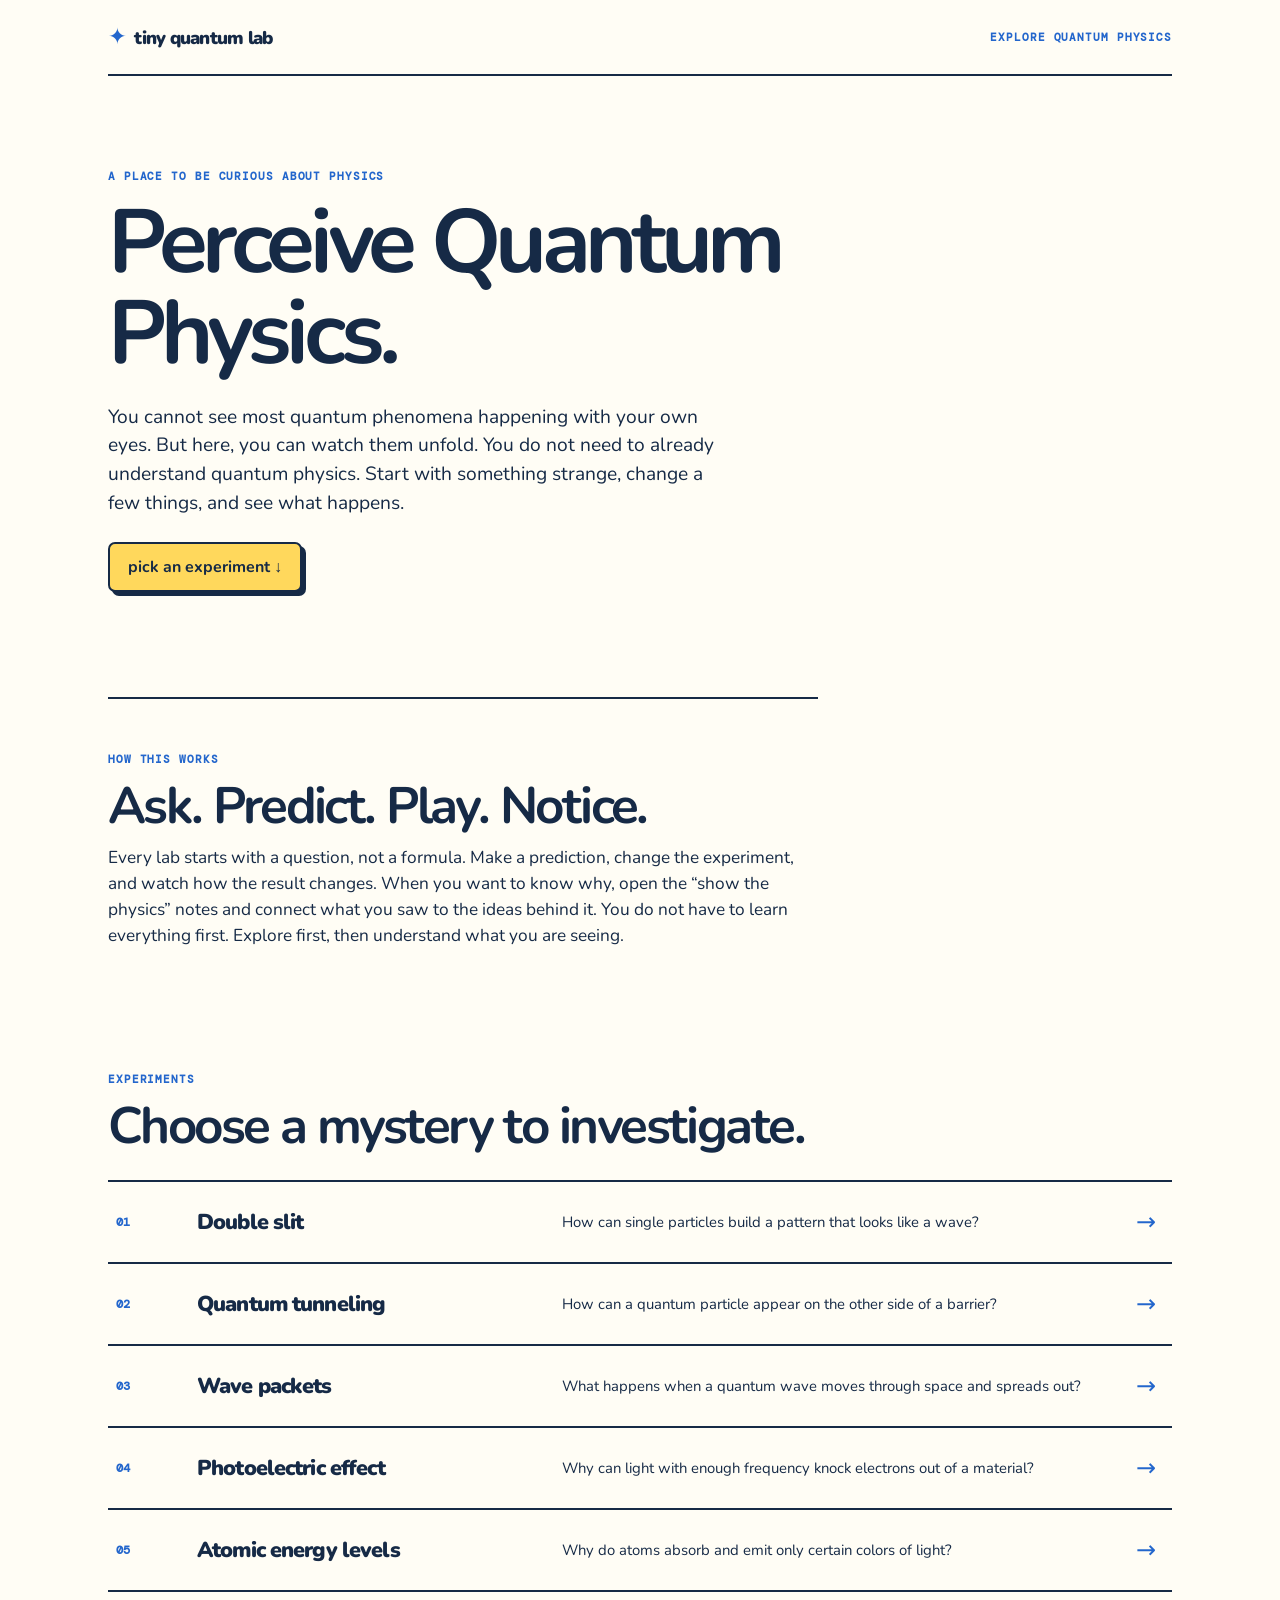
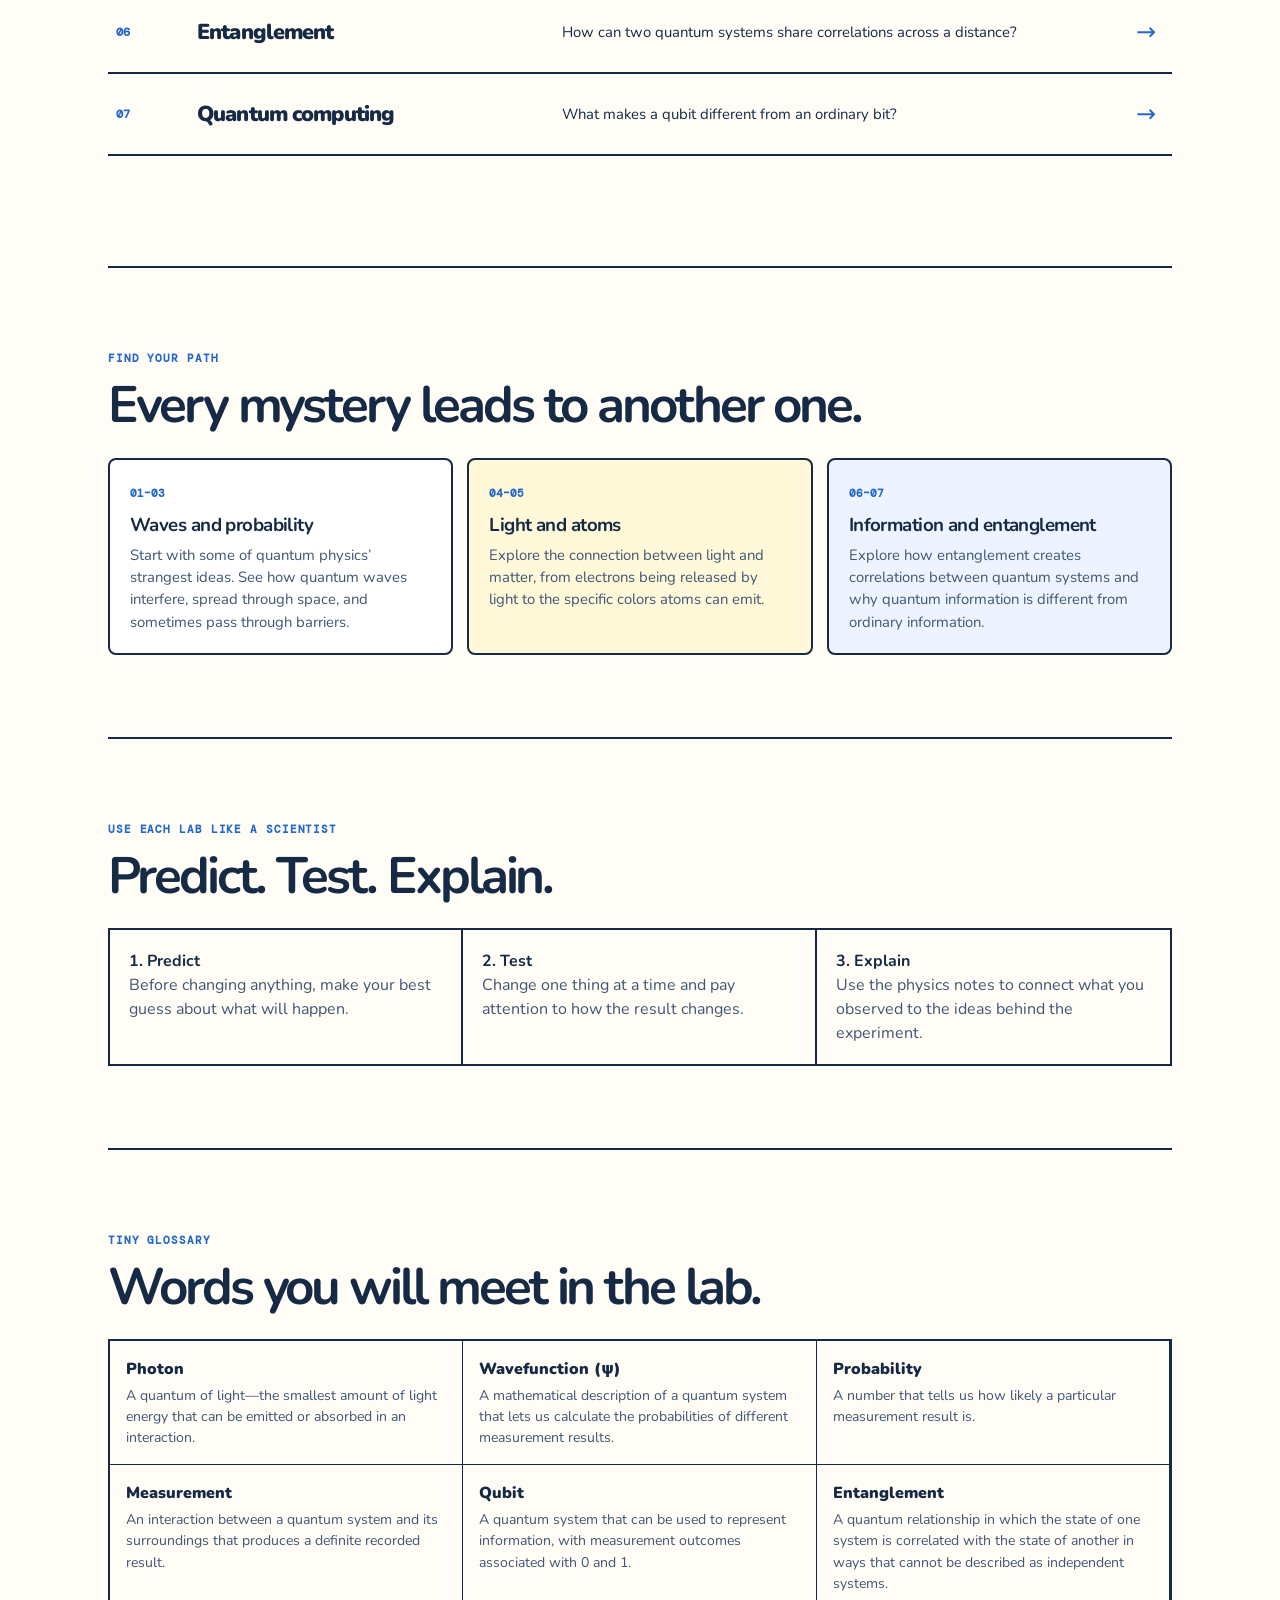
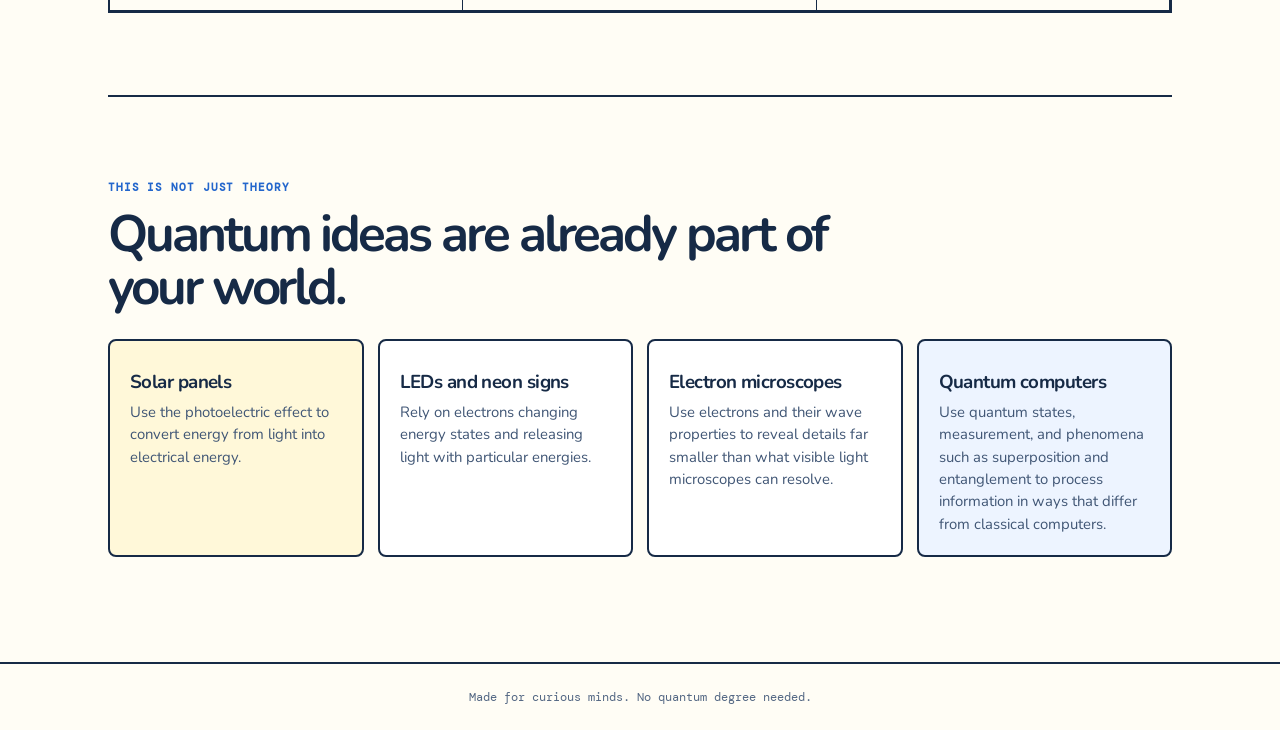
<file: index.html>
<!doctype html>
<html lang="en">
  <head>
    <meta charset="UTF-8" />
    <meta name="viewport" content="width=device-width, initial-scale=1.0" />
    <meta name="description" content="Small interactive experiments for discovering quantum physics." />
    <title>tiny quantum lab</title>
    <link rel="stylesheet" href="styles.css" />
    <link rel="icon" type="image/png" href="favicon.png">
  </head>
  <body>
    <main>
      <nav class="nav" aria-label="Primary navigation">
        <a class="brand" href="index.html"><span class="atom">✦</span> tiny quantum lab</a>
        <span class="nav-link">explore quantum physics</span>
      </nav>

      <section class="hero home-hero">
        <p class="eyebrow">A place to be curious about physics</p>
        <h1>Perceive Quantum Physics.</h1>
        <p class="intro">You cannot see most quantum phenomena happening with your own eyes. But here, you can watch them unfold. You do not need to already understand quantum physics. Start with something strange, change a few things, and see what happens.</p>
        <a class="button" href="#experiments">pick an experiment <span aria-hidden="true">↓</span></a>
      </section>

      <section class="home-note" aria-labelledby="how-title">
        <p class="eyebrow">How this works</p>
        <h2>Ask. Predict. Play. Notice.</h2>
        <p>Every lab starts with a question, not a formula. Make a prediction, change the experiment, and watch how the result changes. When you want to know why, open the “show the physics” notes and connect what you saw to the ideas behind it. You do not have to learn everything first. Explore first, then understand what you are seeing.</p>
      </section>

      <section id="experiments" class="experiment-list" aria-labelledby="experiments-title">
        <p class="eyebrow">Experiments</p>
        <h2>Choose a mystery to investigate.</h2>

        <a class="experiment-card available" href="double-slit.html">
          <span class="experiment-number">01</span>
          <span class="experiment-name">Double slit</span>
          <span class="experiment-description">How can single particles build a pattern that looks like a wave?</span>
          <span class="arrow" aria-hidden="true">→</span>
        </a>

        <a class="experiment-card available" href="tunneling.html">
          <span class="experiment-number">02</span>
          <span class="experiment-name">Quantum tunneling</span>
          <span class="experiment-description">How can a quantum particle appear on the other side of a barrier?</span>
          <span class="arrow" aria-hidden="true">→</span>
        </a>

        <a class="experiment-card available" href="wave-packets.html">
          <span class="experiment-number">03</span>
          <span class="experiment-name">Wave packets</span>
          <span class="experiment-description">What happens when a quantum wave moves through space and spreads out?</span>
          <span class="arrow" aria-hidden="true">→</span>
        </a>

        <a class="experiment-card available" href="photoelectric.html">
          <span class="experiment-number">04</span>
          <span class="experiment-name">Photoelectric effect</span>
          <span class="experiment-description">Why can light with enough frequency knock electrons out of a material?</span>
          <span class="arrow" aria-hidden="true">→</span>
        </a>

        <a class="experiment-card available" href="atomic-energy.html">
          <span class="experiment-number">05</span>
          <span class="experiment-name">Atomic energy levels</span>
          <span class="experiment-description">Why do atoms absorb and emit only certain colors of light?</span>
          <span class="arrow" aria-hidden="true">→</span>
        </a>

        <a class="experiment-card available" href="entanglement.html">
          <span class="experiment-number">06</span>
          <span class="experiment-name">Entanglement</span>
          <span class="experiment-description">How can two quantum systems share correlations across a distance?</span>
          <span class="arrow" aria-hidden="true">→</span>
        </a>

        <a class="experiment-card available" href="quantum-computing.html">
          <span class="experiment-number">07</span>
          <span class="experiment-name">Quantum computing</span>
          <span class="experiment-description">What makes a qubit different from an ordinary bit?</span>
          <span class="arrow" aria-hidden="true">→</span>
        </a>
      </section>

      <section class="learning-map" aria-labelledby="map-title">
        <p class="eyebrow">Find your path</p>
        <h2>Every mystery leads to another one.</h2>
        <div class="theme-grid">
          <article><span>01–03</span><h3>Waves and probability</h3><p>Start with some of quantum physics’ strangest ideas. See how quantum waves interfere, spread through space, and sometimes pass through barriers.</p></article>
          <article><span>04–05</span><h3>Light and atoms</h3><p>Explore the connection between light and matter, from electrons being released by light to the specific colors atoms can emit.</p></article>
          <article><span>06–07</span><h3>Information and entanglement</h3><p>Explore how entanglement creates correlations between quantum systems and why quantum information is different from ordinary information.</p></article>
        </div>
      </section>

      <section class="field-notebook" aria-labelledby="notebook-title">
        <p class="eyebrow">Use each lab like a scientist</p>
        <h2>Predict. Test. Explain.</h2>
        <div class="notebook-steps"><p><strong>1. Predict</strong><br>Before changing anything, make your best guess about what will happen.</p><p><strong>2. Test</strong><br>Change one thing at a time and pay attention to how the result changes.</p><p><strong>3. Explain</strong><br>Use the physics notes to connect what you observed to the ideas behind the experiment.</p></div>
      </section>

      <section class="glossary" aria-labelledby="glossary-title">
        <p class="eyebrow">Tiny glossary</p>
        <h2>Words you will meet in the lab.</h2>
        <dl><div><dt>Photon</dt><dd>A quantum of light—the smallest amount of light energy that can be emitted or absorbed in an interaction.</dd></div><div><dt>Wavefunction (ψ)</dt><dd>A mathematical description of a quantum system that lets us calculate the probabilities of different measurement results.</dd></div><div><dt>Probability</dt><dd>A number that tells us how likely a particular measurement result is.</dd></div><div><dt>Measurement</dt><dd>An interaction between a quantum system and its surroundings that produces a definite recorded result.</dd></div><div><dt>Qubit</dt><dd>A quantum system that can be used to represent information, with measurement outcomes associated with 0 and 1.</dd></div><div><dt>Entanglement</dt><dd>A quantum relationship in which the state of one system is correlated with the state of another in ways that cannot be described as independent systems.</dd></div></dl>
      </section>

      <section class="real-world" aria-labelledby="world-title">
        <p class="eyebrow">This is not just theory</p>
        <h2>Quantum ideas are already part of your world.</h2>
        <div class="world-grid"><article><h3>Solar panels</h3><p>Use the photoelectric effect to convert energy from light into electrical energy.</p></article><article><h3>LEDs and neon signs</h3><p>Rely on electrons changing energy states and releasing light with particular energies.</p></article><article><h3>Electron microscopes</h3><p>Use electrons and their wave properties to reveal details far smaller than what visible light microscopes can resolve.</p></article><article><h3>Quantum computers</h3><p>Use quantum states, measurement, and phenomena such as superposition and entanglement to process information in ways that differ from classical computers.</p></article></div>
      </section>
    </main>
    <footer>Made for curious minds. No quantum degree needed.</footer>
  </body>
</html>
</file>
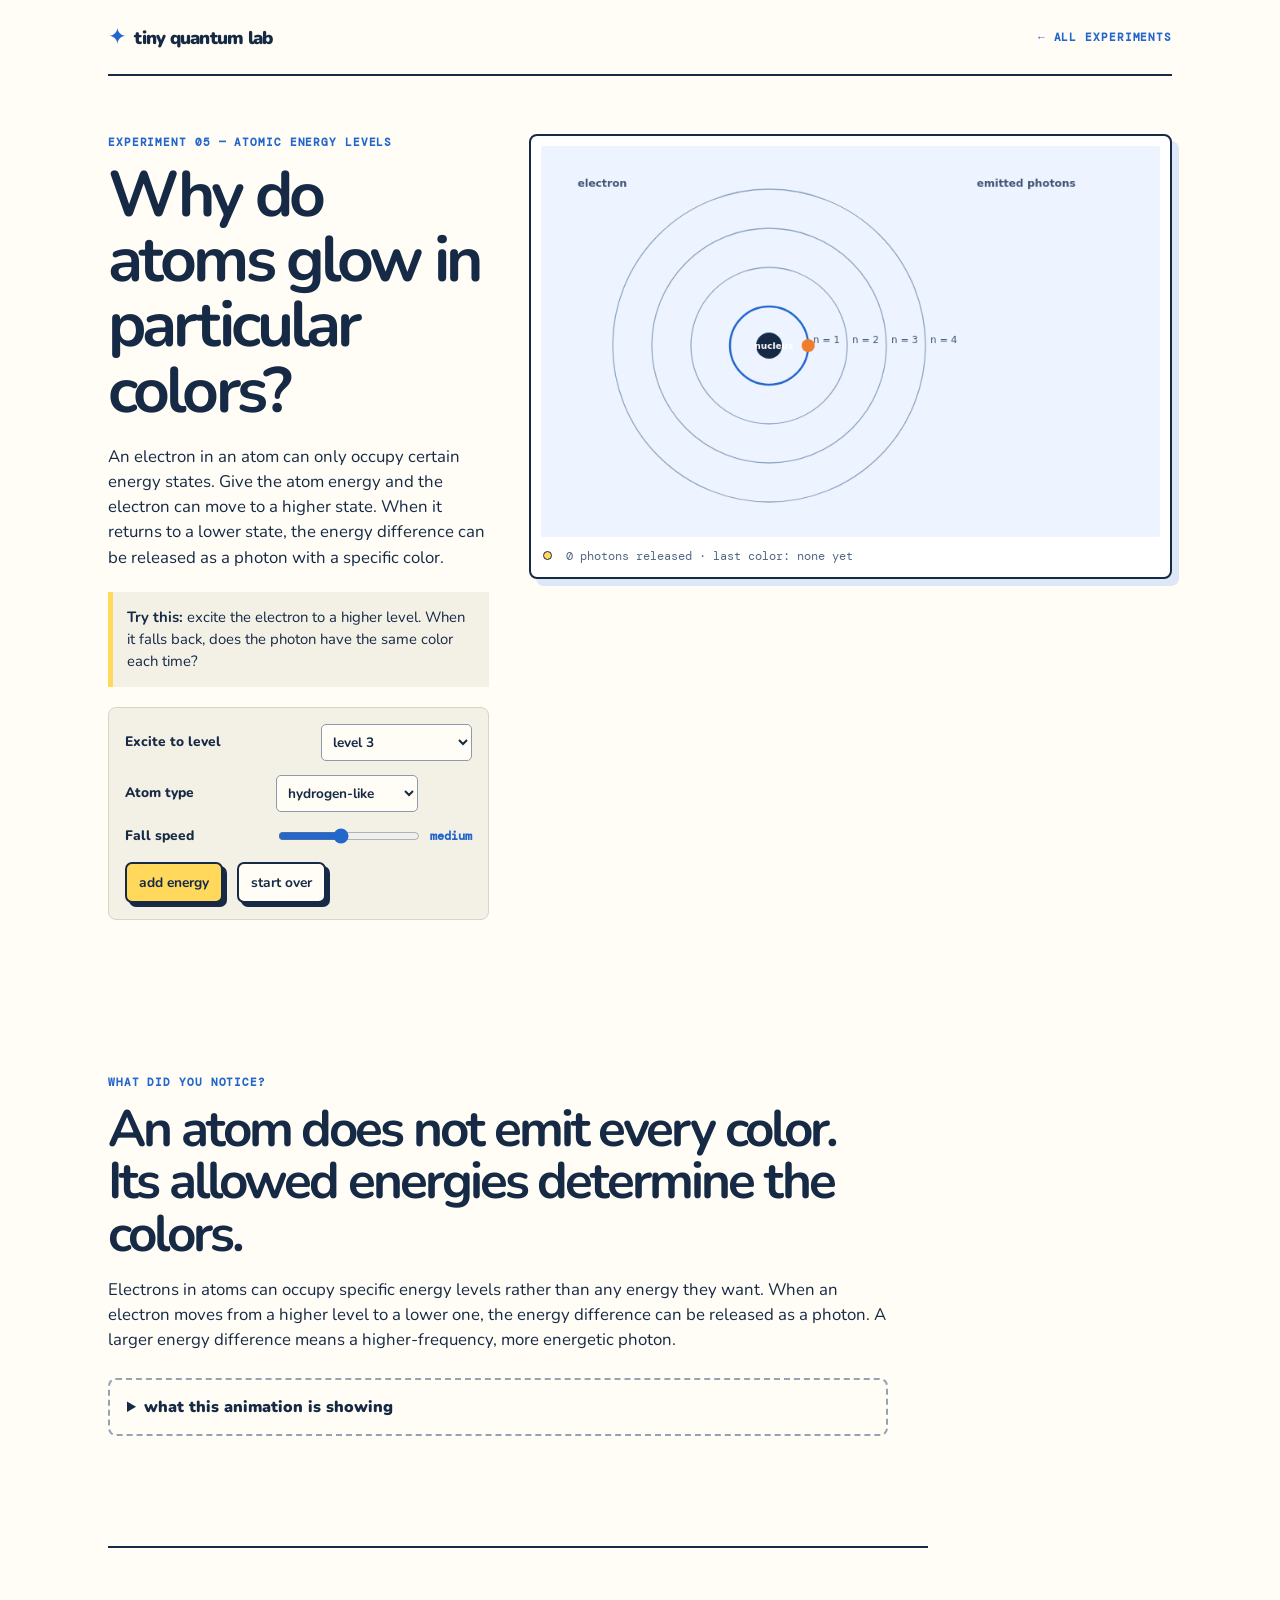
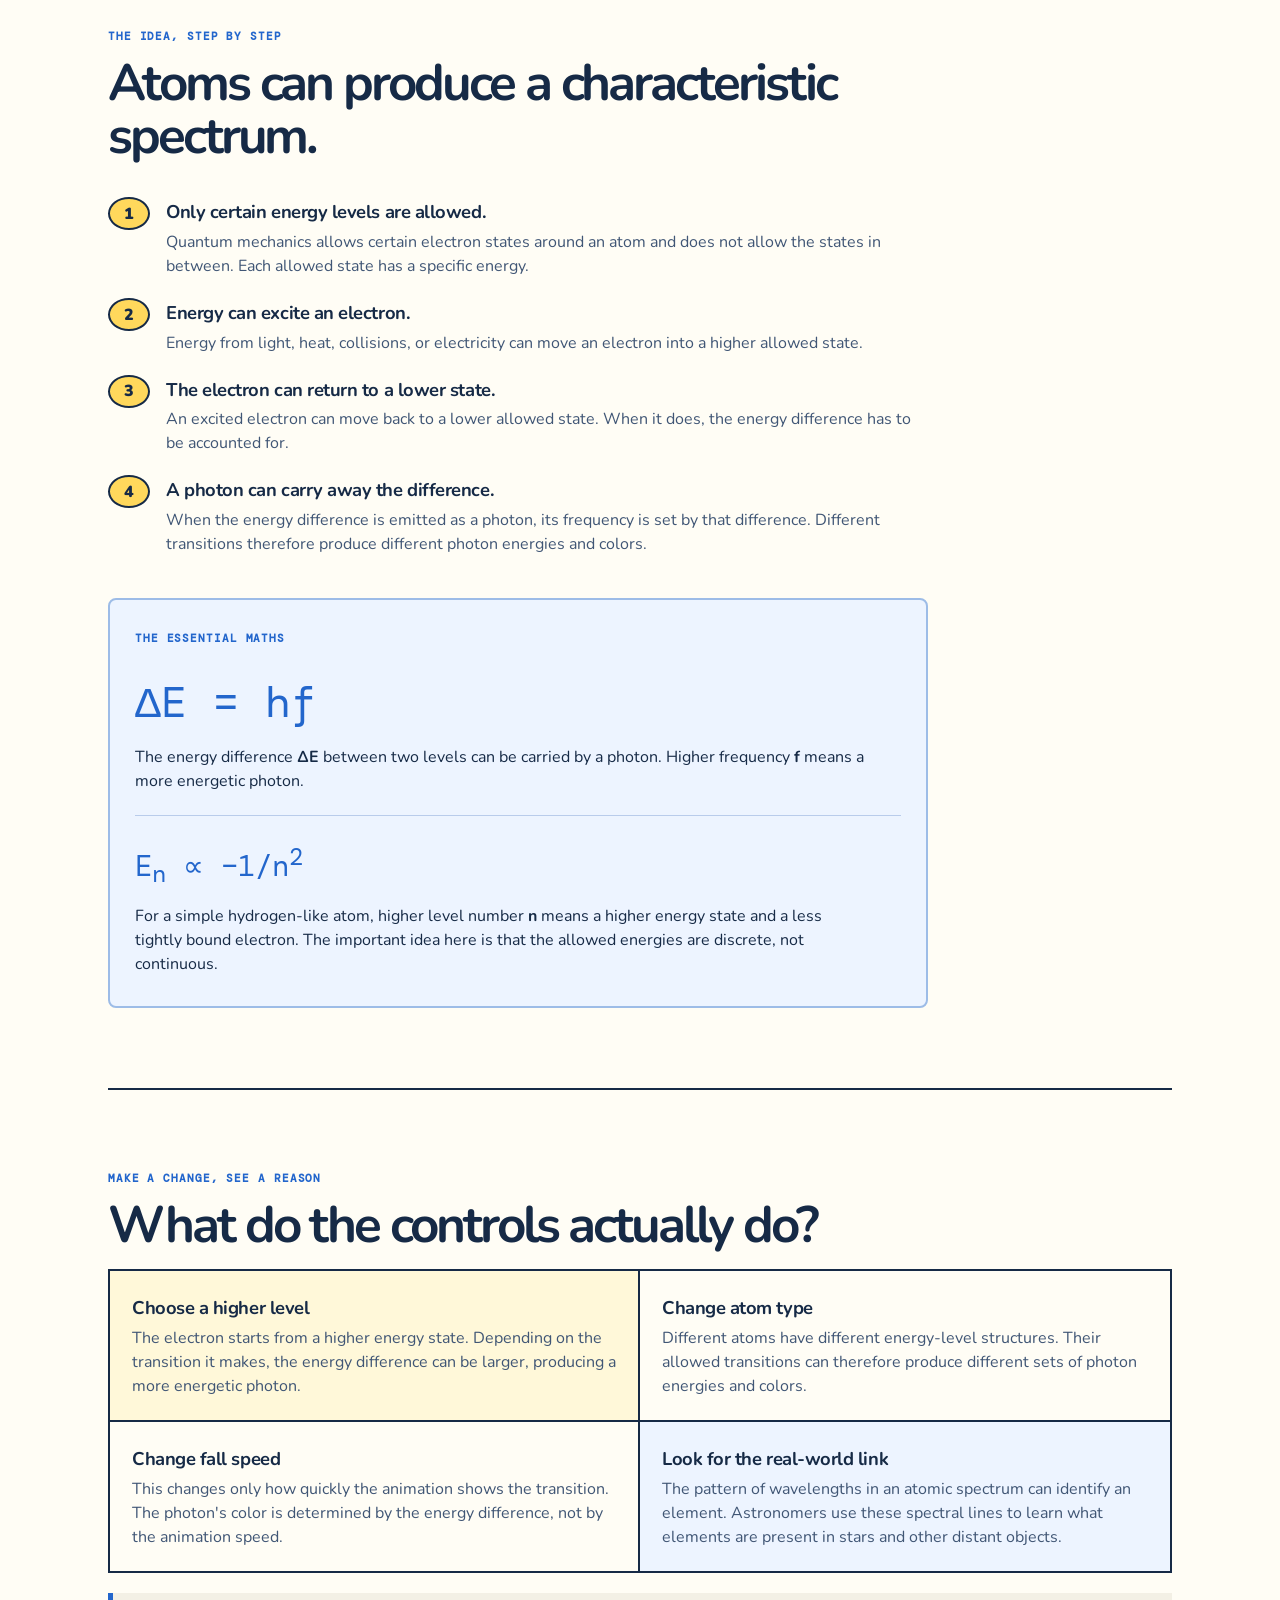
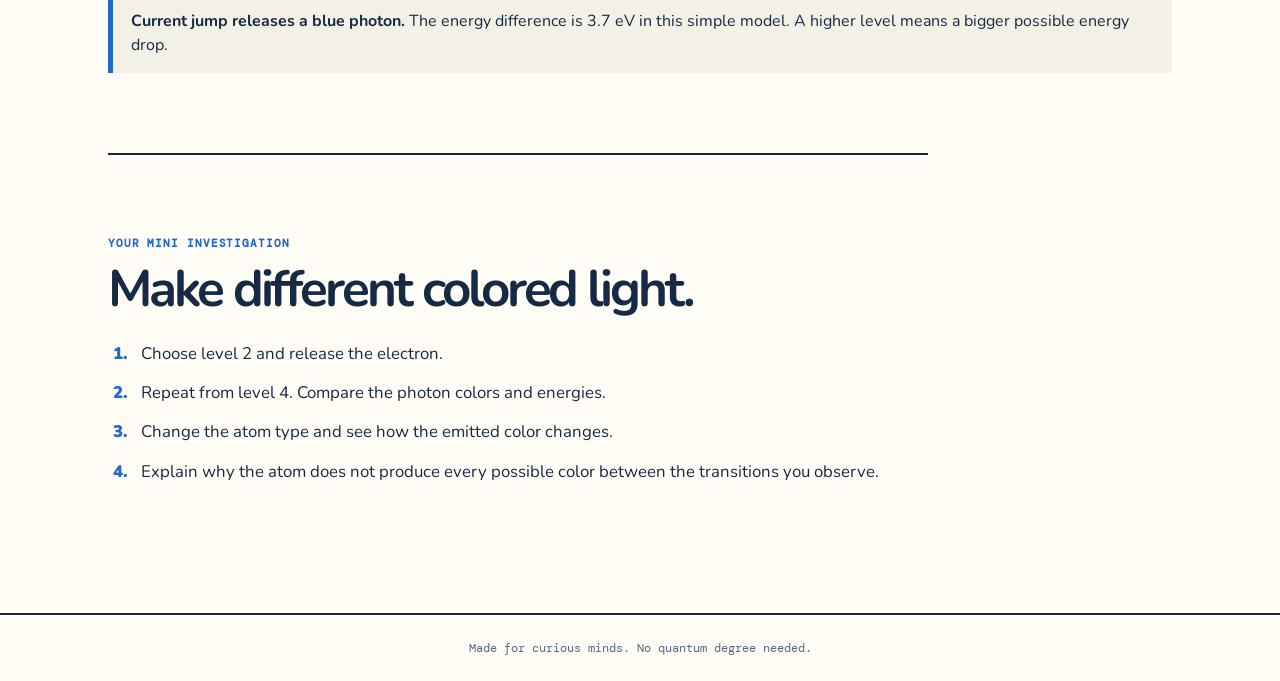
<file: atomic-energy.html>
<!doctype html>
<html lang="en">
<head>
<meta charset="UTF-8">
<meta name="viewport" content="width=device-width,initial-scale=1.0">
<title>atomic energy levels — tiny quantum lab</title>
<link rel="stylesheet" href="styles.css">
<link rel="icon" type="image/png" href="favicon.png">
</head>
<body>
<main>
<nav class="nav">
<a class="brand" href="index.html"><span class="atom">✦</span> tiny quantum lab</a>
<a class="nav-link" href="index.html">← all experiments</a>
</nav>

<section class="experiment-page">
<div class="experiment-copy">
<p class="eyebrow">Experiment 05 — Atomic energy levels</p>
<h1>Why do atoms glow in particular colors?</h1>
<p>An electron in an atom can only occupy certain energy states. Give the atom energy and the electron can move to a higher state. When it returns to a lower state, the energy difference can be released as a photon with a specific color.</p>

<div class="challenge">
<strong>Try this:</strong> excite the electron to a higher level. When it falls back, does the photon have the same color each time?
</div>

<div class="controls">
<label>Excite to level
<select id="level">
<option value="2">level 2</option>
<option value="3" selected>level 3</option>
<option value="4">level 4</option>
</select>
</label>

<label>Atom type
<select id="atom">
<option value="1" selected>hydrogen-like</option>
<option value="1.35">neon-like</option>
<option value="1.7">helium-like</option>
</select>
</label>

<label>Fall speed
<input id="speed" type="range" min="20" max="100" value="55">
<output id="speedValue">medium</output>
</label>

<div class="actions">
<button id="excite" class="button">add energy</button>
<button id="reset" class="button secondary">start over</button>
</div>
</div>
</div>

<div class="lab">
<canvas id="atomSimulator" width="760" height="480" aria-label="Atomic energy-level simulation"></canvas>
<div class="readout">
<span class="status-dot"></span>
<span id="photonCount">0</span> photons released · last color: <span id="lastColor">none yet</span>
</div>
</div>
</section>

<section class="why">
<p class="eyebrow">What did you notice?</p>
<h2>An atom does not emit every color. Its allowed energies determine the colors.</h2>
<p>Electrons in atoms can occupy specific energy levels rather than any energy they want. When an electron moves from a higher level to a lower one, the energy difference can be released as a photon. A larger energy difference means a higher-frequency, more energetic photon.</p>

<details>
<summary>what this animation is showing</summary>
<p>The rings represent allowed energy levels, not tiny planet-like orbits. The moving dot is a simple visual way to show the electron changing between energy states.</p>
</details>
</section>

<section class="lesson">
<p class="eyebrow">The idea, step by step</p>
<h2>Atoms can produce a characteristic spectrum.</h2>

<ol class="story-steps">
<li>
<span class="step-number">1</span>
<div>
<h3>Only certain energy levels are allowed.</h3>
<p>Quantum mechanics allows certain electron states around an atom and does not allow the states in between. Each allowed state has a specific energy.</p>
</div>
</li>

<li>
<span class="step-number">2</span>
<div>
<h3>Energy can excite an electron.</h3>
<p>Energy from light, heat, collisions, or electricity can move an electron into a higher allowed state.</p>
</div>
</li>

<li>
<span class="step-number">3</span>
<div>
<h3>The electron can return to a lower state.</h3>
<p>An excited electron can move back to a lower allowed state. When it does, the energy difference has to be accounted for.</p>
</div>
</li>

<li>
<span class="step-number">4</span>
<div>
<h3>A photon can carry away the difference.</h3>
<p>When the energy difference is emitted as a photon, its frequency is set by that difference. Different transitions therefore produce different photon energies and colors.</p>
</div>
</li>
</ol>

<div class="equation-card">
<p class="eyebrow">The essential maths</p>
<div class="equation">ΔE = hf</div>
<p>The energy difference <strong>ΔE</strong> between two levels can be carried by a photon. Higher frequency <strong>f</strong> means a more energetic photon.</p>

<div class="equation small-equation">E<sub>n</sub> ∝ −1/n<sup>2</sup></div>
<p>For a simple hydrogen-like atom, higher level number <strong>n</strong> means a higher energy state and a less tightly bound electron. The important idea here is that the allowed energies are discrete, not continuous.</p>
</div>
</section>

<section class="control-guide">
<p class="eyebrow">Make a change, see a reason</p>
<h2>What do the controls actually do?</h2>

<div class="control-explanations">
<article>
<h3>Choose a higher level</h3>
<p>The electron starts from a higher energy state. Depending on the transition it makes, the energy difference can be larger, producing a more energetic photon.</p>
</article>

<article>
<h3>Change atom type</h3>
<p>Different atoms have different energy-level structures. Their allowed transitions can therefore produce different sets of photon energies and colors.</p>
</article>

<article>
<h3>Change fall speed</h3>
<p>This changes only how quickly the animation shows the transition. The photon's color is determined by the energy difference, not by the animation speed.</p>
</article>

<article>
<h3>Look for the real-world link</h3>
<p>The pattern of wavelengths in an atomic spectrum can identify an element. Astronomers use these spectral lines to learn what elements are present in stars and other distant objects.</p>
</article>
</div>

<div class="live-insight" id="atomInsight">
</div>
</section>

<section class="try-next">
<p class="eyebrow">Your mini investigation</p>
<h2>Make different colored light.</h2>

<ol>
<li>Choose level 2 and release the electron.</li>
<li>Repeat from level 4. Compare the photon colors and energies.</li>
<li>Change the atom type and see how the emitted color changes.</li>
<li>Explain why the atom does not produce every possible color between the transitions you observe.</li>
</ol>
</section>

</main>
<footer>Made for curious minds. No quantum degree needed.</footer>
<script src="atomic-energy.js"></script>
</body>
</html>
</file>
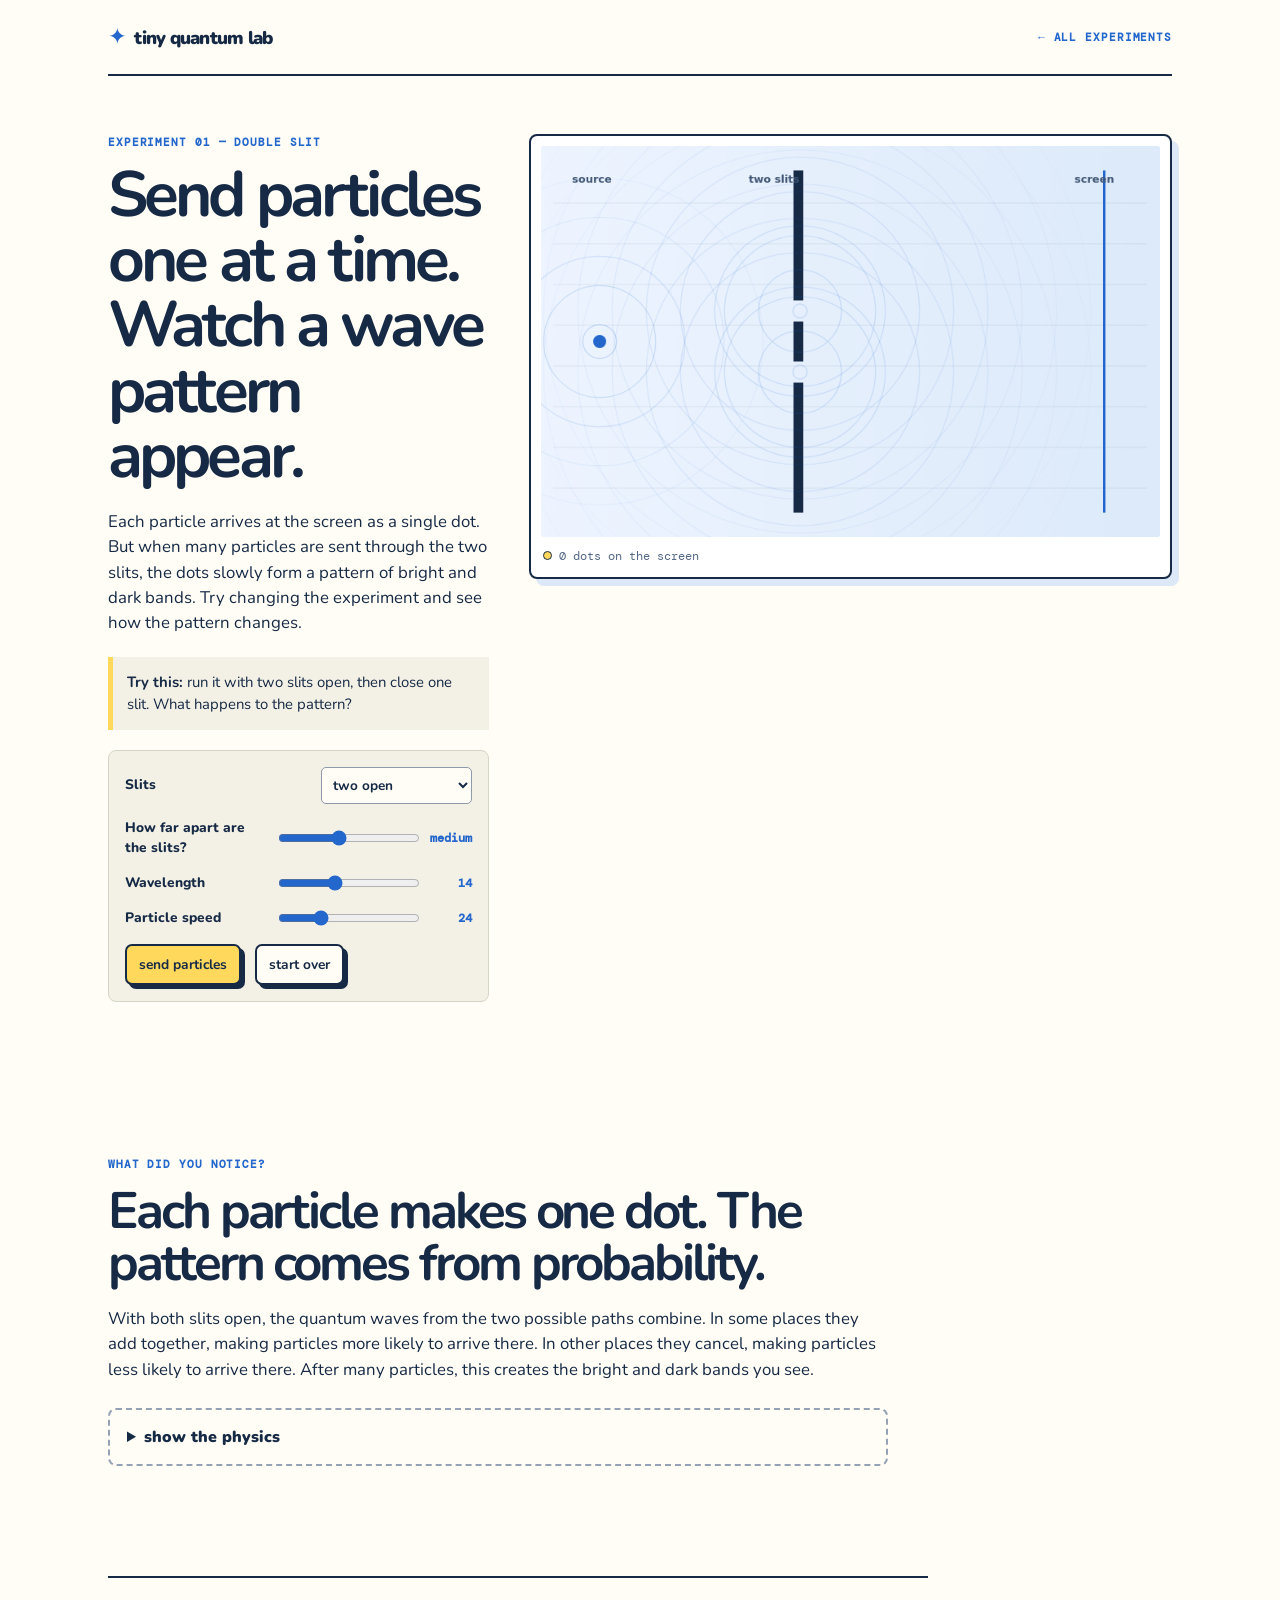
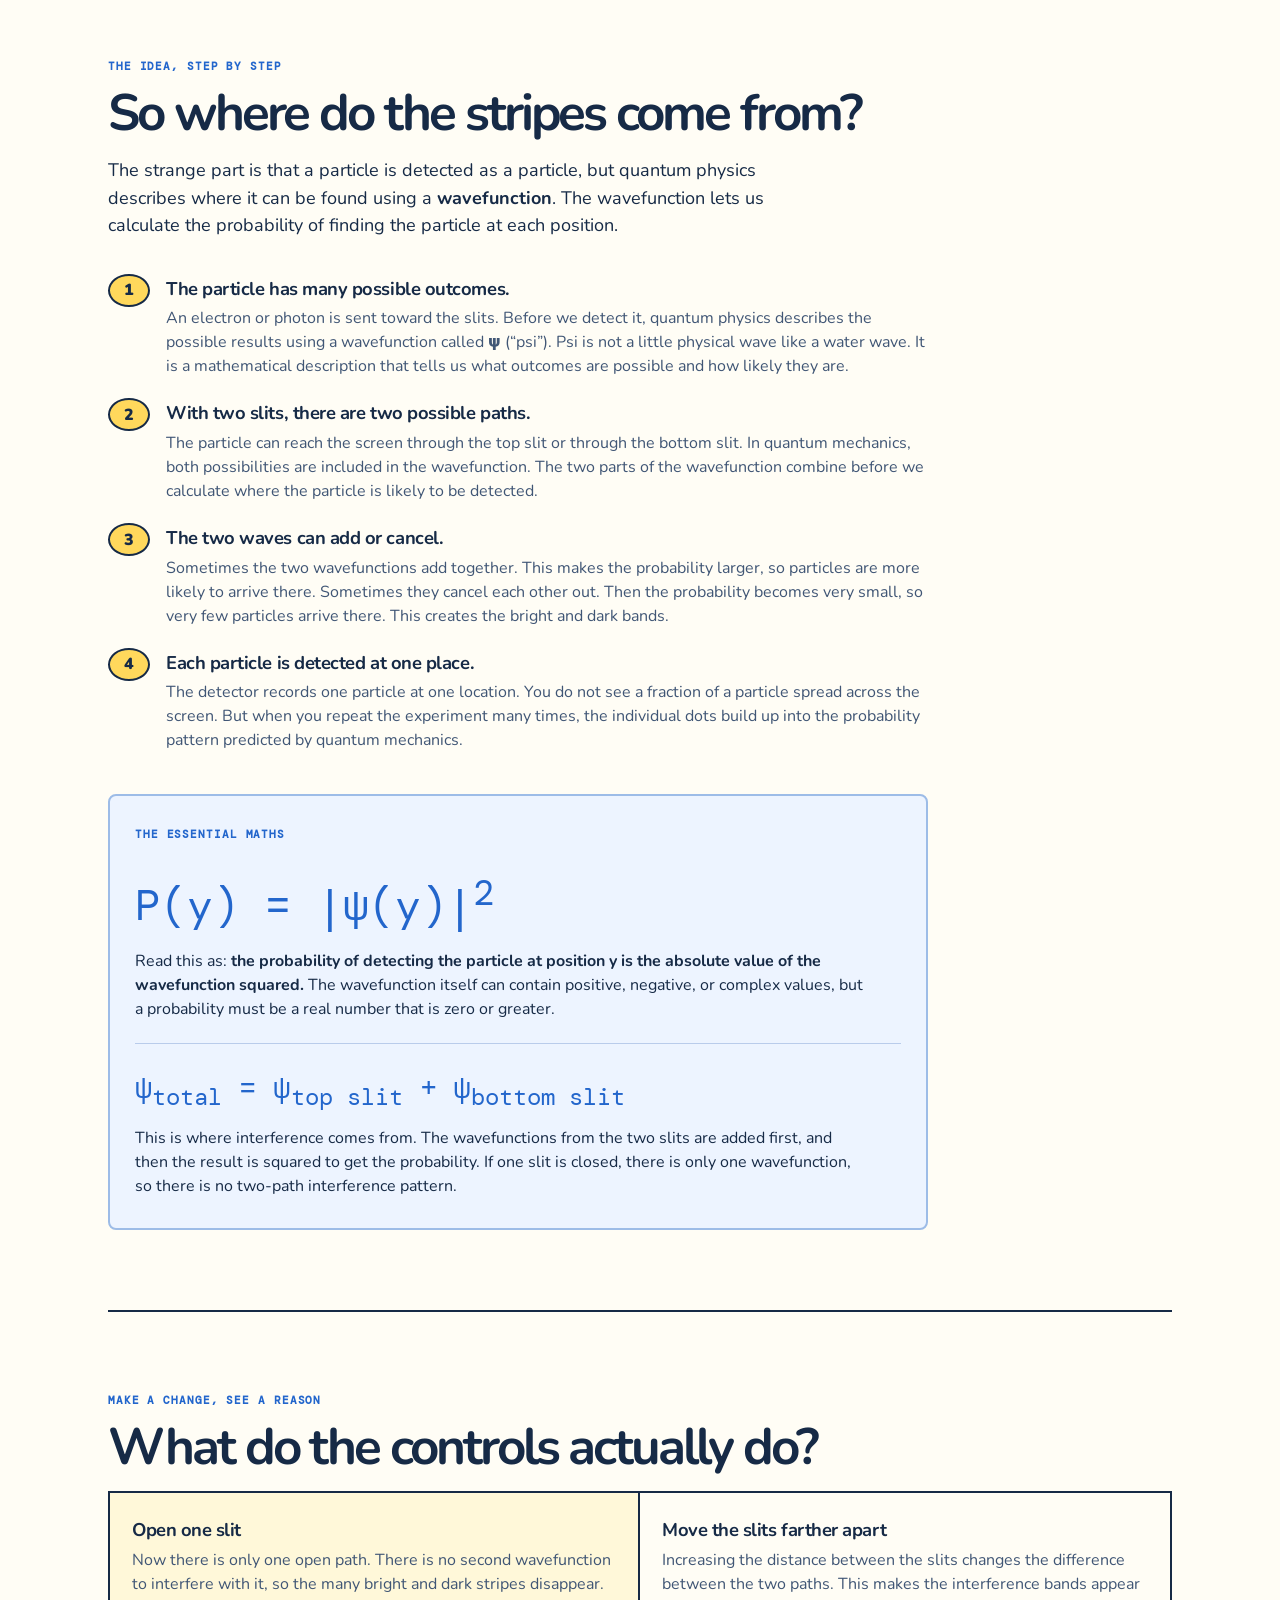
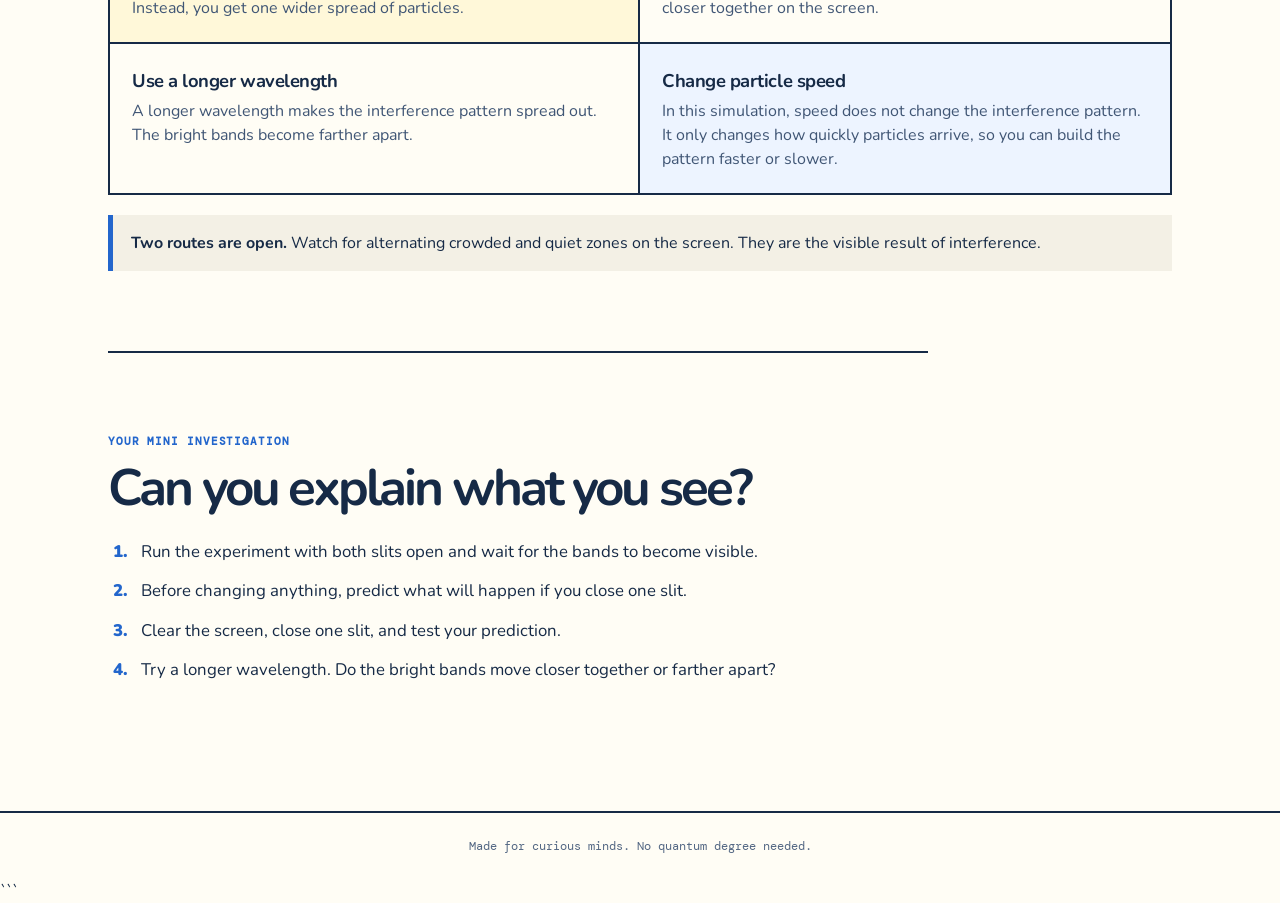
<file: double-slit.html>
<!doctype html>
<html lang="en">
  <head>
    <meta charset="UTF-8" />
    <meta name="viewport" content="width=device-width, initial-scale=1.0" />
    <meta name="description" content="Explore the quantum double-slit experiment." />
    <title>double slit — tiny quantum lab</title>
    <link rel="stylesheet" href="styles.css" />
    <link rel="icon" type="image/png" href="favicon.png">
  </head>
  <body>
    <main>
      <nav class="nav" aria-label="Primary navigation">
        <a class="brand" href="index.html"><span class="atom">✦</span> tiny quantum lab</a>
        <a class="nav-link" href="index.html">← all experiments</a>
      </nav>

      <section class="experiment-page" aria-labelledby="experiment-title">
        <div class="experiment-copy">
          <p class="eyebrow">Experiment 01 — Double slit</p>
          <h1>Send particles one at a time. Watch a wave pattern appear.</h1>
          <p>Each particle arrives at the screen as a single dot. But when many particles are sent through the two slits, the dots slowly form a pattern of bright and dark bands. Try changing the experiment and see how the pattern changes.</p>
          <div class="challenge"><strong>Try this:</strong> run it with two slits open, then close one slit. What happens to the pattern?</div>
          <div class="controls" aria-label="Experiment controls">
            <label>
              Slits
              <select id="slitMode"><option value="two">two open</option><option value="one">one open</option></select>
            </label>
            <label>
              How far apart are the slits?
              <input id="separation" type="range" min="35" max="130" value="75" />
              <output id="separationValue">medium</output>
            </label>
            <label>
              Wavelength
              <input id="wavelength" type="range" min="5" max="28" value="14" />
              <output id="wavelengthValue">14</output>
            </label>
            <label>
              Particle speed
              <input id="rate" type="range" min="6" max="70" value="24" />
              <output id="rateValue">24</output>
            </label>
            <div class="actions">
              <button id="toggle" class="button" type="button">send particles</button>
              <button id="reset" class="button secondary" type="button">start over</button>
            </div>
          </div>
        </div>

        <div class="lab">
          <canvas id="simulator" width="760" height="480" aria-label="Animated double-slit simulation"></canvas>
          <div class="readout"><span class="status-dot"></span><span id="particleCount">0</span> dots on the screen</div>
        </div>
      </section>

      <section class="why" aria-labelledby="why-title">
        <p class="eyebrow">What did you notice?</p>
        <h2>Each particle makes one dot. The pattern comes from probability.</h2>
        <p>With both slits open, the quantum waves from the two possible paths combine. In some places they add together, making particles more likely to arrive there. In other places they cancel, making particles less likely to arrive there. After many particles, this creates the bright and dark bands you see.</p>
        <details>
          <summary>show the physics</summary>
          <p>The simulation uses a simplified interference equation: <em>P(y) ∝ cos²(πdy / λL)</em>. It captures the main idea of the double-slit experiment without including every detail of a real experiment.</p>
        </details>
      </section>

      <section class="lesson" aria-labelledby="lesson-title">
        <p class="eyebrow">The idea, step by step</p>
        <h2>So where do the stripes come from?</h2>
        <p class="lesson-intro">The strange part is that a particle is detected as a particle, but quantum physics describes where it can be found using a <strong>wavefunction</strong>. The wavefunction lets us calculate the probability of finding the particle at each position.</p>

        <ol class="story-steps">
          <li>
            <span class="step-number">1</span>
            <div><h3>The particle has many possible outcomes.</h3><p>An electron or photon is sent toward the slits. Before we detect it, quantum physics describes the possible results using a wavefunction called <strong>ψ</strong> (“psi”). Psi is not a little physical wave like a water wave. It is a mathematical description that tells us what outcomes are possible and how likely they are.</p></div>
          </li>
          <li>
            <span class="step-number">2</span>
            <div><h3>With two slits, there are two possible paths.</h3><p>The particle can reach the screen through the top slit or through the bottom slit. In quantum mechanics, both possibilities are included in the wavefunction. The two parts of the wavefunction combine before we calculate where the particle is likely to be detected.</p></div>
          </li>
          <li>
            <span class="step-number">3</span>
            <div><h3>The two waves can add or cancel.</h3><p>Sometimes the two wavefunctions add together. This makes the probability larger, so particles are more likely to arrive there. Sometimes they cancel each other out. Then the probability becomes very small, so very few particles arrive there. This creates the bright and dark bands.</p></div>
          </li>
          <li>
            <span class="step-number">4</span>
            <div><h3>Each particle is detected at one place.</h3><p>The detector records one particle at one location. You do not see a fraction of a particle spread across the screen. But when you repeat the experiment many times, the individual dots build up into the probability pattern predicted by quantum mechanics.</p></div>
          </li>
        </ol>

        <div class="equation-card">
          <p class="eyebrow">The essential maths</p>
          <div class="equation">P(y) = |ψ(y)|<sup>2</sup></div>
          <p>Read this as: <strong>the probability of detecting the particle at position y is the absolute value of the wavefunction squared.</strong> The wavefunction itself can contain positive, negative, or complex values, but a probability must be a real number that is zero or greater.</p>
          <div class="equation small-equation">ψ<sub>total</sub> = ψ<sub>top slit</sub> + ψ<sub>bottom slit</sub></div>
          <p>This is where interference comes from. The wavefunctions from the two slits are added first, and then the result is squared to get the probability. If one slit is closed, there is only one wavefunction, so there is no two-path interference pattern.</p>
        </div>
      </section>

      <section class="control-guide" aria-labelledby="controls-title">
        <p class="eyebrow">Make a change, see a reason</p>
        <h2>What do the controls actually do?</h2>
        <div class="control-explanations">
          <article><h3>Open one slit</h3><p>Now there is only one open path. There is no second wavefunction to interfere with it, so the many bright and dark stripes disappear. Instead, you get one wider spread of particles.</p></article>
          <article><h3>Move the slits farther apart</h3><p>Increasing the distance between the slits changes the difference between the two paths. This makes the interference bands appear closer together on the screen.</p></article>
          <article><h3>Use a longer wavelength</h3><p>A longer wavelength makes the interference pattern spread out. The bright bands become farther apart.</p></article>
          <article><h3>Change particle speed</h3><p>In this simulation, speed does not change the interference pattern. It only changes how quickly particles arrive, so you can build the pattern faster or slower.</p></article>
        </div>
        <div class="live-insight" id="liveInsight" aria-live="polite"></div>
      </section>

      <section class="try-next" aria-labelledby="try-title">
        <p class="eyebrow">Your mini investigation</p>
        <h2>Can you explain what you see?</h2>
        <ol>
          <li>Run the experiment with both slits open and wait for the bands to become visible.</li>
          <li>Before changing anything, predict what will happen if you close one slit.</li>
          <li>Clear the screen, close one slit, and test your prediction.</li>
          <li>Try a longer wavelength. Do the bright bands move closer together or farther apart?</li>
        </ol>
      </section>
    </main>
    <footer>Made for curious minds. No quantum degree needed.</footer>
    <script src="app.js"></script>
  </body>
</html>
```
</file>
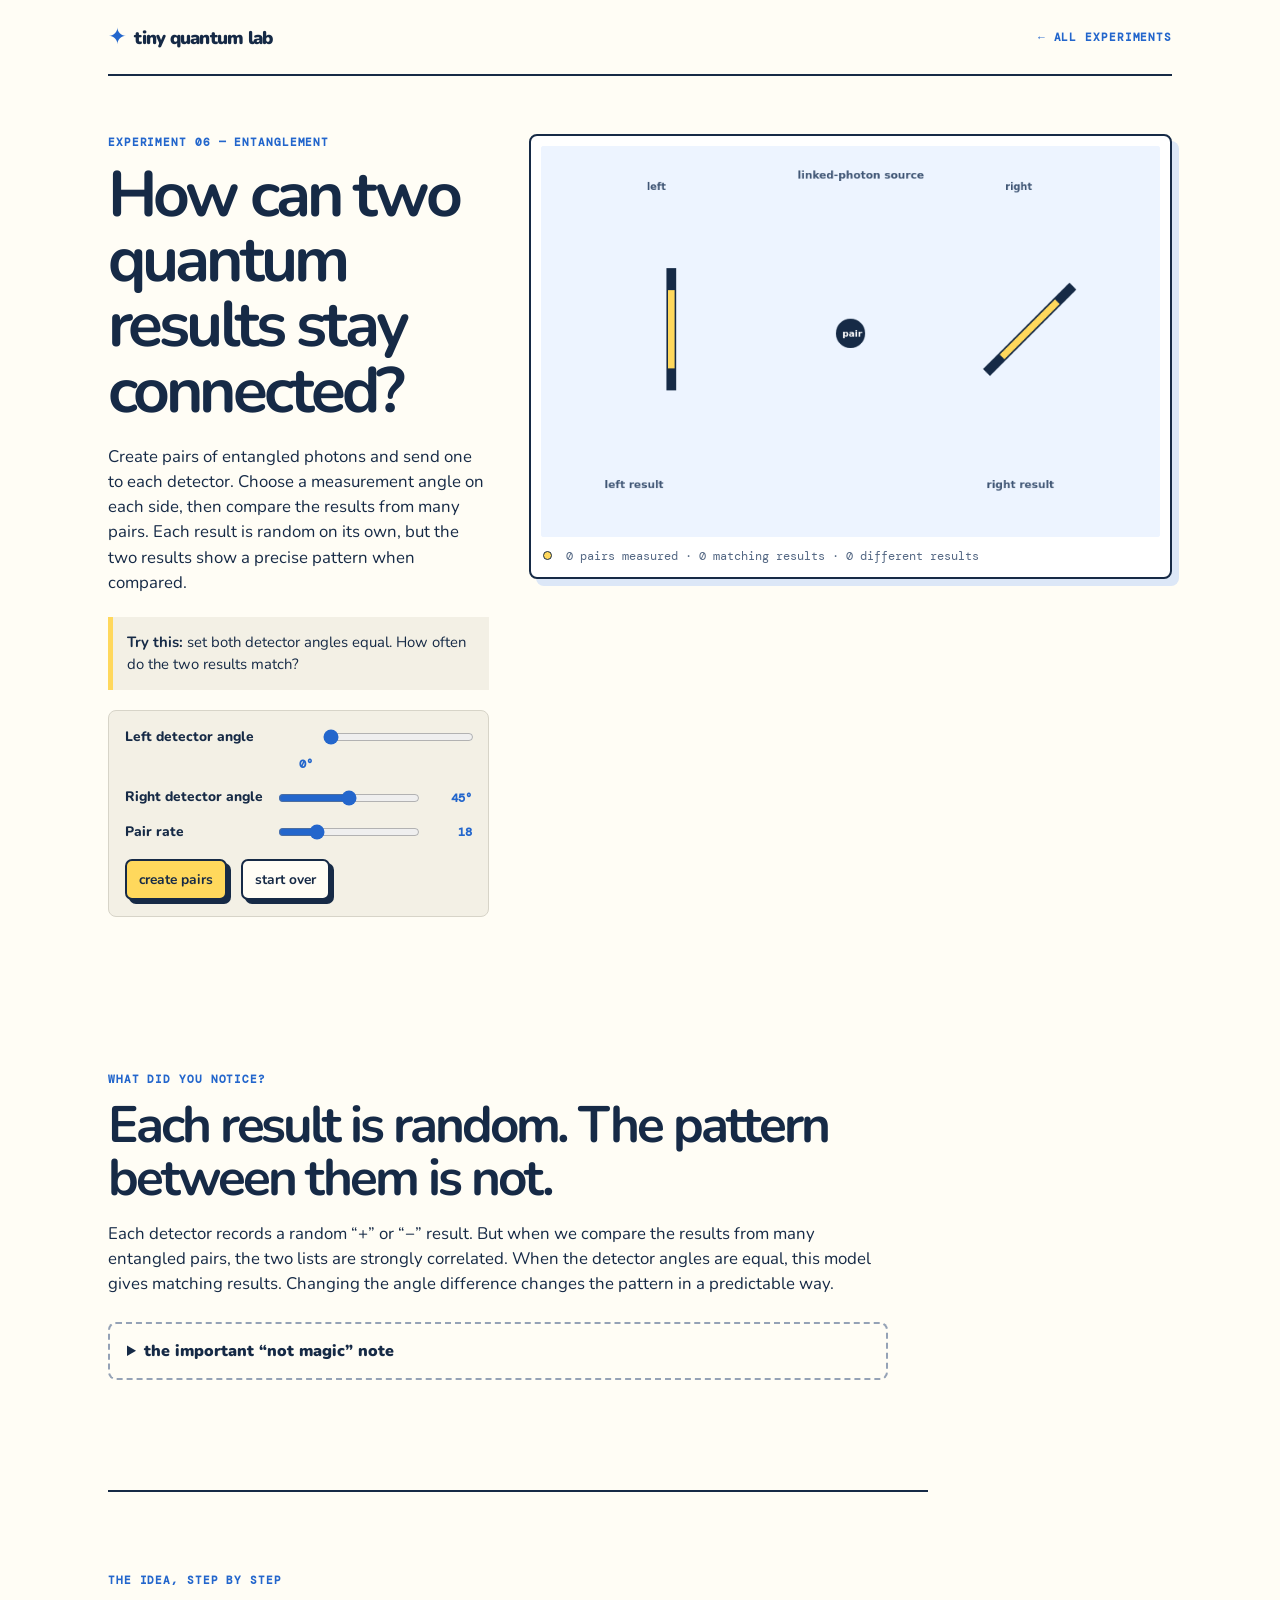
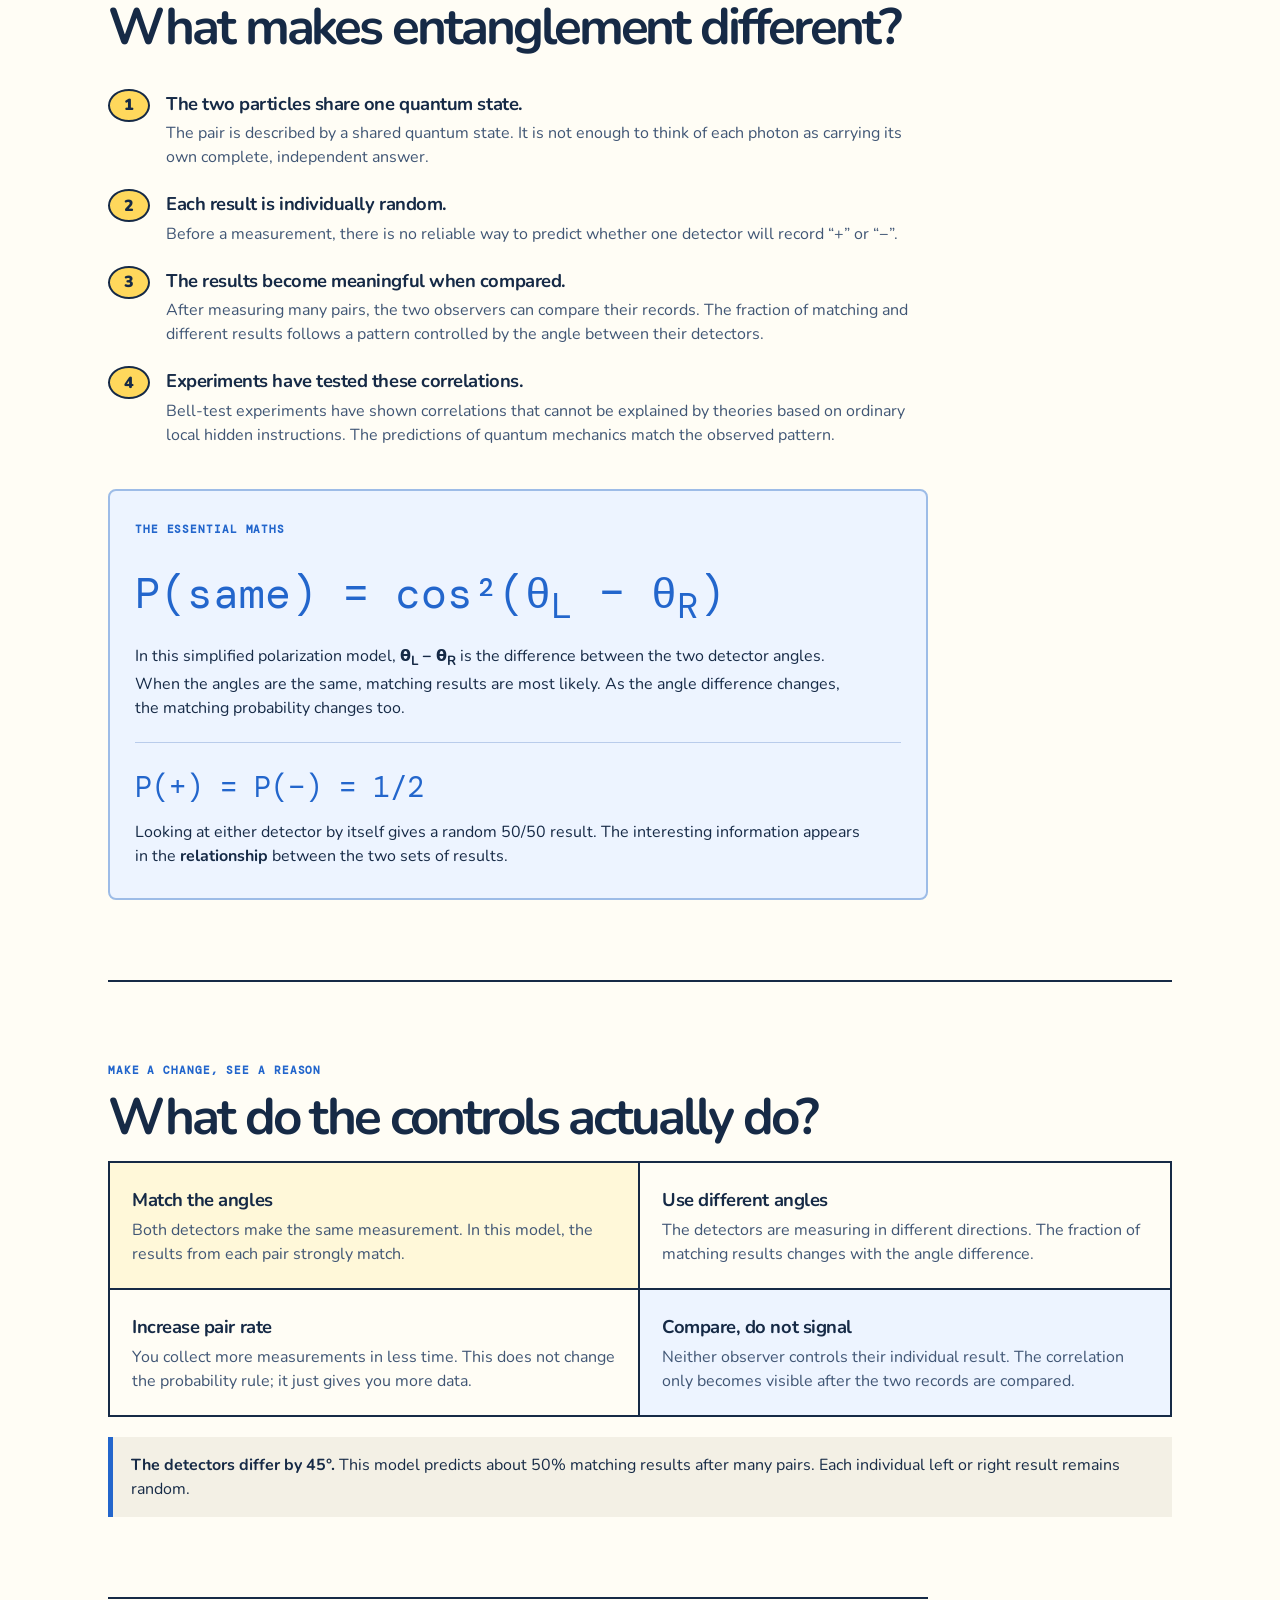
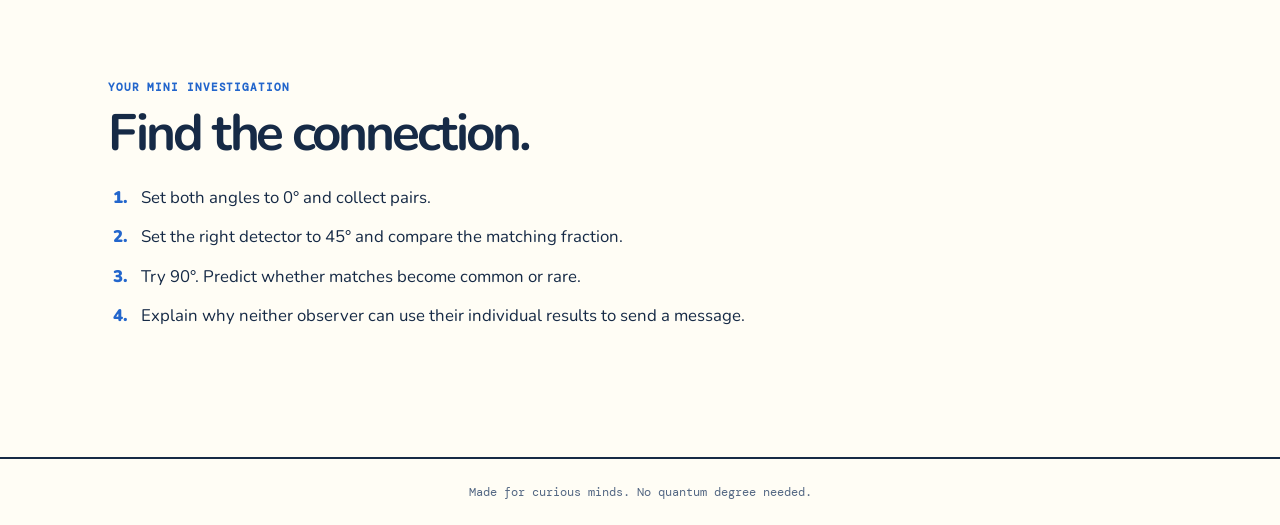
<file: entanglement.html>
<!doctype html>
<html lang="en">
<head>
<meta charset="UTF-8">
<meta name="viewport" content="width=device-width,initial-scale=1.0">
<title>entanglement — tiny quantum lab</title>
<link rel="stylesheet" href="styles.css">
<link rel="icon" type="image/png" href="favicon.png">
</head>
<body>
<main>
<nav class="nav">
<a class="brand" href="index.html"><span class="atom">✦</span> tiny quantum lab</a>
<a class="nav-link" href="index.html">← all experiments</a>
</nav>

<section class="experiment-page">
<div class="experiment-copy">
<p class="eyebrow">Experiment 06 — Entanglement</p>
<h1>How can two quantum results stay connected?</h1>
<p>Create pairs of entangled photons and send one to each detector. Choose a measurement angle on each side, then compare the results from many pairs. Each result is random on its own, but the two results show a precise pattern when compared.</p>

<div class="challenge">
<strong>Try this:</strong> set both detector angles equal. How often do the two results match?
</div>

<div class="controls">
<label>Left detector angle
<input id="leftAngle" type="range" min="0" max="90" value="0">
<output id="leftValue">0°</output>
</label>

<label>Right detector angle
<input id="rightAngle" type="range" min="0" max="90" value="45">
<output id="rightValue">45°</output>
</label>

<label>Pair rate
<input id="rate" type="range" min="4" max="60" value="18">
<output id="rateValue">18</output>
</label>

<div class="actions">
<button id="toggle" class="button">create pairs</button>
<button id="reset" class="button secondary">start over</button>
</div>
</div>
</div>

<div class="lab">
<canvas id="entangleSimulator" width="760" height="480" aria-label="Quantum entanglement simulation"></canvas>
<div class="readout">
<span class="status-dot"></span>
<span id="pairs">0</span> pairs measured ·
<span id="same">0</span> matching results ·
<span id="different">0</span> different results
</div>
</div>
</section>

<section class="why">
<p class="eyebrow">What did you notice?</p>
<h2>Each result is random. The pattern between them is not.</h2>
<p>Each detector records a random “+” or “−” result. But when we compare the results from many entangled pairs, the two lists are strongly correlated. When the detector angles are equal, this model gives matching results. Changing the angle difference changes the pattern in a predictable way.</p>

<details>
<summary>the important “not magic” note</summary>
<p>Entanglement does not let anyone send a message faster than light. Each local result is random, so neither observer can choose the result they want. The correlation becomes visible only when the two observers compare their results using ordinary communication.</p>
</details>
</section>

<section class="lesson">
<p class="eyebrow">The idea, step by step</p>
<h2>What makes entanglement different?</h2>

<ol class="story-steps">
<li>
<span class="step-number">1</span>
<div>
<h3>The two particles share one quantum state.</h3>
<p>The pair is described by a shared quantum state. It is not enough to think of each photon as carrying its own complete, independent answer.</p>
</div>
</li>

<li>
<span class="step-number">2</span>
<div>
<h3>Each result is individually random.</h3>
<p>Before a measurement, there is no reliable way to predict whether one detector will record “+” or “−”.</p>
</div>
</li>

<li>
<span class="step-number">3</span>
<div>
<h3>The results become meaningful when compared.</h3>
<p>After measuring many pairs, the two observers can compare their records. The fraction of matching and different results follows a pattern controlled by the angle between their detectors.</p>
</div>
</li>

<li>
<span class="step-number">4</span>
<div>
<h3>Experiments have tested these correlations.</h3>
<p>Bell-test experiments have shown correlations that cannot be explained by theories based on ordinary local hidden instructions. The predictions of quantum mechanics match the observed pattern.</p>
</div>
</li>
</ol>

<div class="equation-card">
<p class="eyebrow">The essential maths</p>

<div class="equation">P(same) = cos²(θ<sub>L</sub> − θ<sub>R</sub>)</div>
<p>In this simplified polarization model, <strong>θ<sub>L</sub> − θ<sub>R</sub></strong> is the difference between the two detector angles. When the angles are the same, matching results are most likely. As the angle difference changes, the matching probability changes too.</p>

<div class="equation small-equation">P(+) = P(−) = 1/2</div>
<p>Looking at either detector by itself gives a random 50/50 result. The interesting information appears in the <strong>relationship</strong> between the two sets of results.</p>
</div>
</section>

<section class="control-guide">
<p class="eyebrow">Make a change, see a reason</p>
<h2>What do the controls actually do?</h2>

<div class="control-explanations">
<article>
<h3>Match the angles</h3>
<p>Both detectors make the same measurement. In this model, the results from each pair strongly match.</p>
</article>

<article>
<h3>Use different angles</h3>
<p>The detectors are measuring in different directions. The fraction of matching results changes with the angle difference.</p>
</article>

<article>
<h3>Increase pair rate</h3>
<p>You collect more measurements in less time. This does not change the probability rule; it just gives you more data.</p>
</article>

<article>
<h3>Compare, do not signal</h3>
<p>Neither observer controls their individual result. The correlation only becomes visible after the two records are compared.</p>
</article>
</div>

<div class="live-insight" id="entangleInsight">
</div>
</section>

<section class="try-next">
<p class="eyebrow">Your mini investigation</p>
<h2>Find the connection.</h2>

<ol>
<li>Set both angles to 0° and collect pairs.</li>
<li>Set the right detector to 45° and compare the matching fraction.</li>
<li>Try 90°. Predict whether matches become common or rare.</li>
<li>Explain why neither observer can use their individual results to send a message.</li>
</ol>
</section>
</main>

<footer>Made for curious minds. No quantum degree needed.</footer>
<script src="entanglement.js"></script>
</body>
</html>
</file>
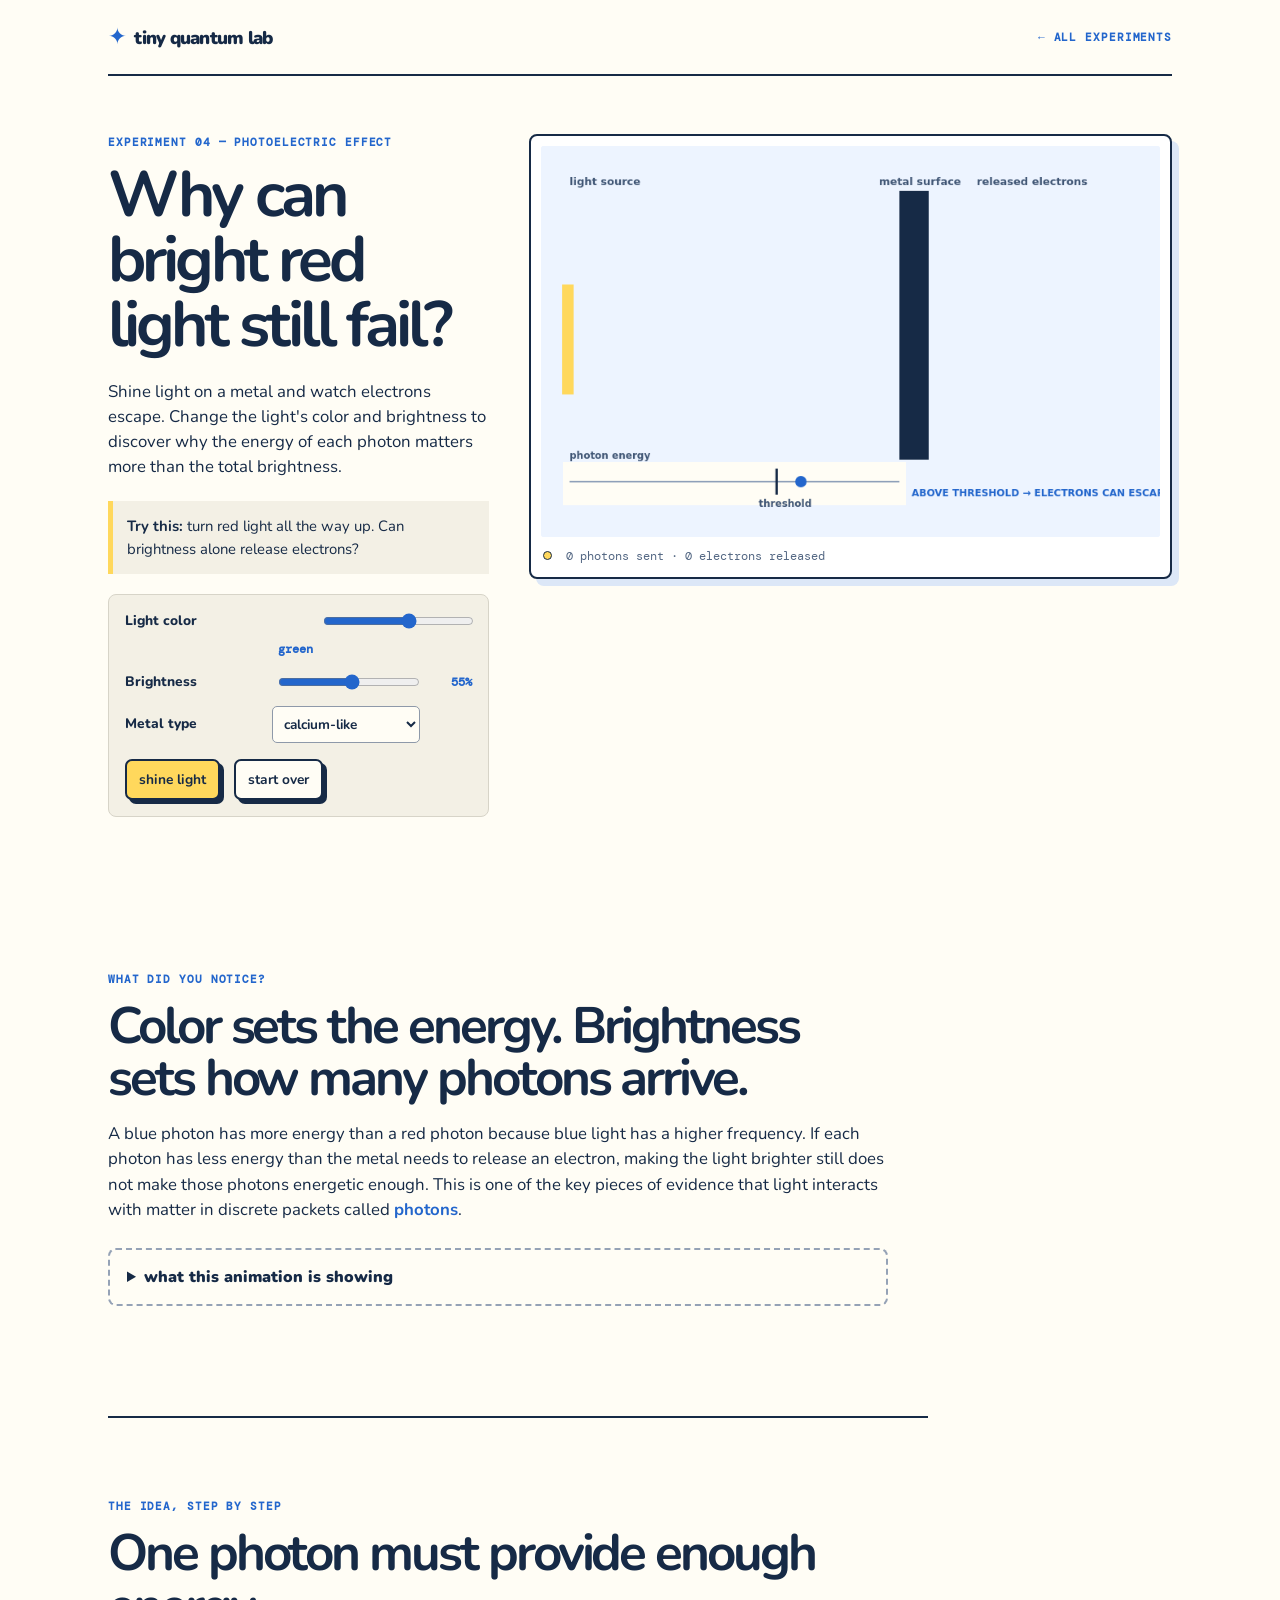
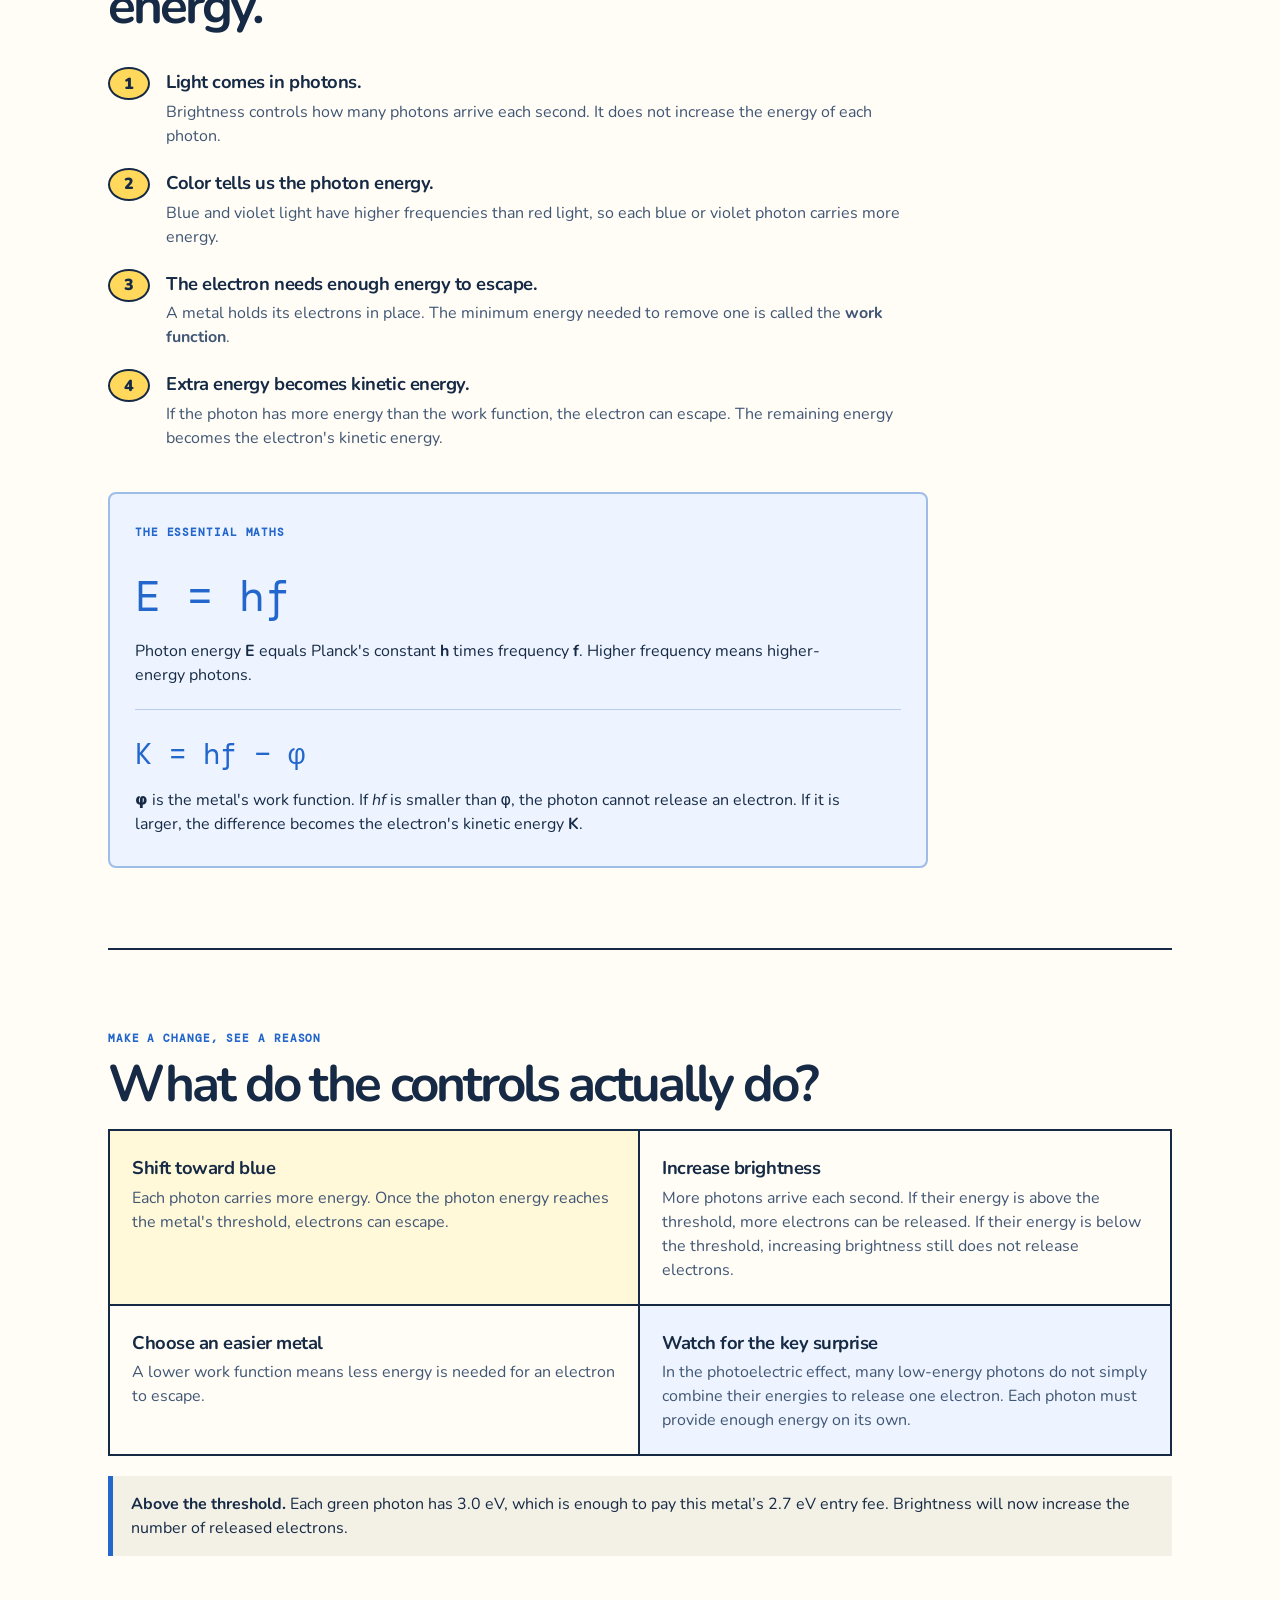
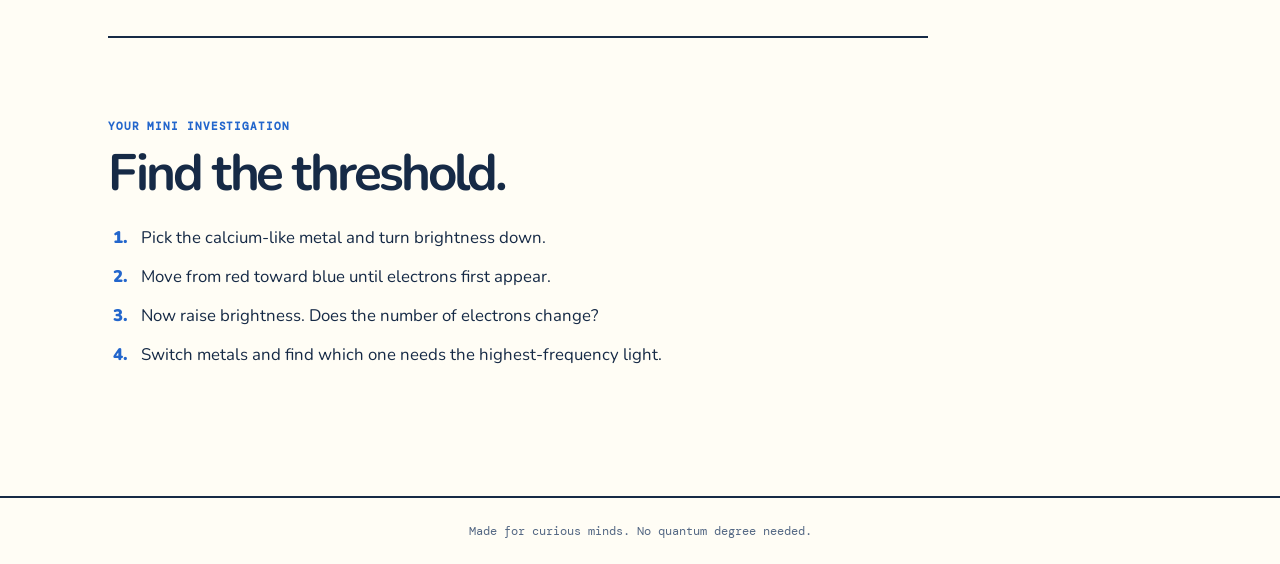
<file: photoelectric.html>
<!doctype html>
<html lang="en">
<head>
<meta charset="UTF-8">
<meta name="viewport" content="width=device-width,initial-scale=1.0">
<title>photoelectric effect — tiny quantum lab</title>
<link rel="icon" type="image/png" href="favicon.png">
<link rel="stylesheet" href="styles.css">
</head>
<body>
<main>
<nav class="nav">
<a class="brand" href="index.html"><span class="atom">✦</span> tiny quantum lab</a>
<a class="nav-link" href="index.html">← all experiments</a>
</nav>

<section class="experiment-page">
<div class="experiment-copy">
<p class="eyebrow">Experiment 04 — Photoelectric effect</p>
<h1>Why can bright red light still fail?</h1>
<p>Shine light on a metal and watch electrons escape. Change the light's color and brightness to discover why the energy of each photon matters more than the total brightness.</p>

<div class="challenge">
<strong>Try this:</strong> turn red light all the way up. Can brightness alone release electrons?
</div>

<div class="controls">
<label>Light color
<input id="color" type="range" min="0" max="100" value="58">
<output id="colorValue">green</output>
</label>

<label>Brightness
<input id="brightness" type="range" min="5" max="100" value="55">
<output id="brightnessValue">55%</output>
</label>

<label>Metal type
<select id="metal">
<option value="2.0">cesium-like (easy)</option>
<option value="2.7" selected>calcium-like</option>
<option value="3.5">zinc-like (hard)</option>
</select>
</label>

<div class="actions">
<button id="toggle" class="button">shine light</button>
<button id="reset" class="button secondary">start over</button>
</div>
</div>
</div>

<div class="lab">
<canvas id="photoSimulator" width="760" height="480" aria-label="Photoelectric effect simulation"></canvas>
<div class="readout">
<span class="status-dot"></span>
<span id="photonCount">0</span> photons sent ·
<span id="electronCount">0</span> electrons released
</div>
</div>
</section>

<section class="why">
<p class="eyebrow">What did you notice?</p>
<h2>Color sets the energy. Brightness sets how many photons arrive.</h2>
<p>A blue photon has more energy than a red photon because blue light has a higher frequency. If each photon has less energy than the metal needs to release an electron, making the light brighter still does not make those photons energetic enough. This is one of the key pieces of evidence that light interacts with matter in discrete packets called <strong>photons</strong>.</p>

<details>
<summary>what this animation is showing</summary>
<p>Colored dots represent photons. An electron is released when an individual photon's energy is high enough to overcome the selected metal's work function. This is a simplified model of the photoelectric effect.</p>
</details>
</section>

<section class="lesson">
<p class="eyebrow">The idea, step by step</p>
<h2>One photon must provide enough energy.</h2>

<ol class="story-steps">
<li>
<span class="step-number">1</span>
<div>
<h3>Light comes in photons.</h3>
<p>Brightness controls how many photons arrive each second. It does not increase the energy of each photon.</p>
</div>
</li>

<li>
<span class="step-number">2</span>
<div>
<h3>Color tells us the photon energy.</h3>
<p>Blue and violet light have higher frequencies than red light, so each blue or violet photon carries more energy.</p>
</div>
</li>

<li>
<span class="step-number">3</span>
<div>
<h3>The electron needs enough energy to escape.</h3>
<p>A metal holds its electrons in place. The minimum energy needed to remove one is called the <strong>work function</strong>.</p>
</div>
</li>

<li>
<span class="step-number">4</span>
<div>
<h3>Extra energy becomes kinetic energy.</h3>
<p>If the photon has more energy than the work function, the electron can escape. The remaining energy becomes the electron's kinetic energy.</p>
</div>
</li>
</ol>

<div class="equation-card">
<p class="eyebrow">The essential maths</p>
<div class="equation">E = hf</div>
<p>Photon energy <strong>E</strong> equals Planck's constant <strong>h</strong> times frequency <strong>f</strong>. Higher frequency means higher-energy photons.</p>

<div class="equation small-equation">K = hf − φ</div>
<p><strong>φ</strong> is the metal's work function. If <em>hf</em> is smaller than φ, the photon cannot release an electron. If it is larger, the difference becomes the electron's kinetic energy <strong>K</strong>.</p>
</div>
</section>

<section class="control-guide">
<p class="eyebrow">Make a change, see a reason</p>
<h2>What do the controls actually do?</h2>

<div class="control-explanations">
<article>
<h3>Shift toward blue</h3>
<p>Each photon carries more energy. Once the photon energy reaches the metal's threshold, electrons can escape.</p>
</article>

<article>
<h3>Increase brightness</h3>
<p>More photons arrive each second. If their energy is above the threshold, more electrons can be released. If their energy is below the threshold, increasing brightness still does not release electrons.</p>
</article>

<article>
<h3>Choose an easier metal</h3>
<p>A lower work function means less energy is needed for an electron to escape.</p>
</article>

<article>
<h3>Watch for the key surprise</h3>
<p>In the photoelectric effect, many low-energy photons do not simply combine their energies to release one electron. Each photon must provide enough energy on its own.</p>
</article>
</div>

<div class="live-insight" id="photoInsight">
</div>
</section>

<section class="try-next">
<p class="eyebrow">Your mini investigation</p>
<h2>Find the threshold.</h2>
<ol>
<li>Pick the calcium-like metal and turn brightness down.</li>
<li>Move from red toward blue until electrons first appear.</li>
<li>Now raise brightness. Does the number of electrons change?</li>
<li>Switch metals and find which one needs the highest-frequency light.</li>
</ol>
</section>

</main>
<footer>Made for curious minds. No quantum degree needed.</footer>
<script src="photoelectric.js"></script>
</body>
</html>
</file>
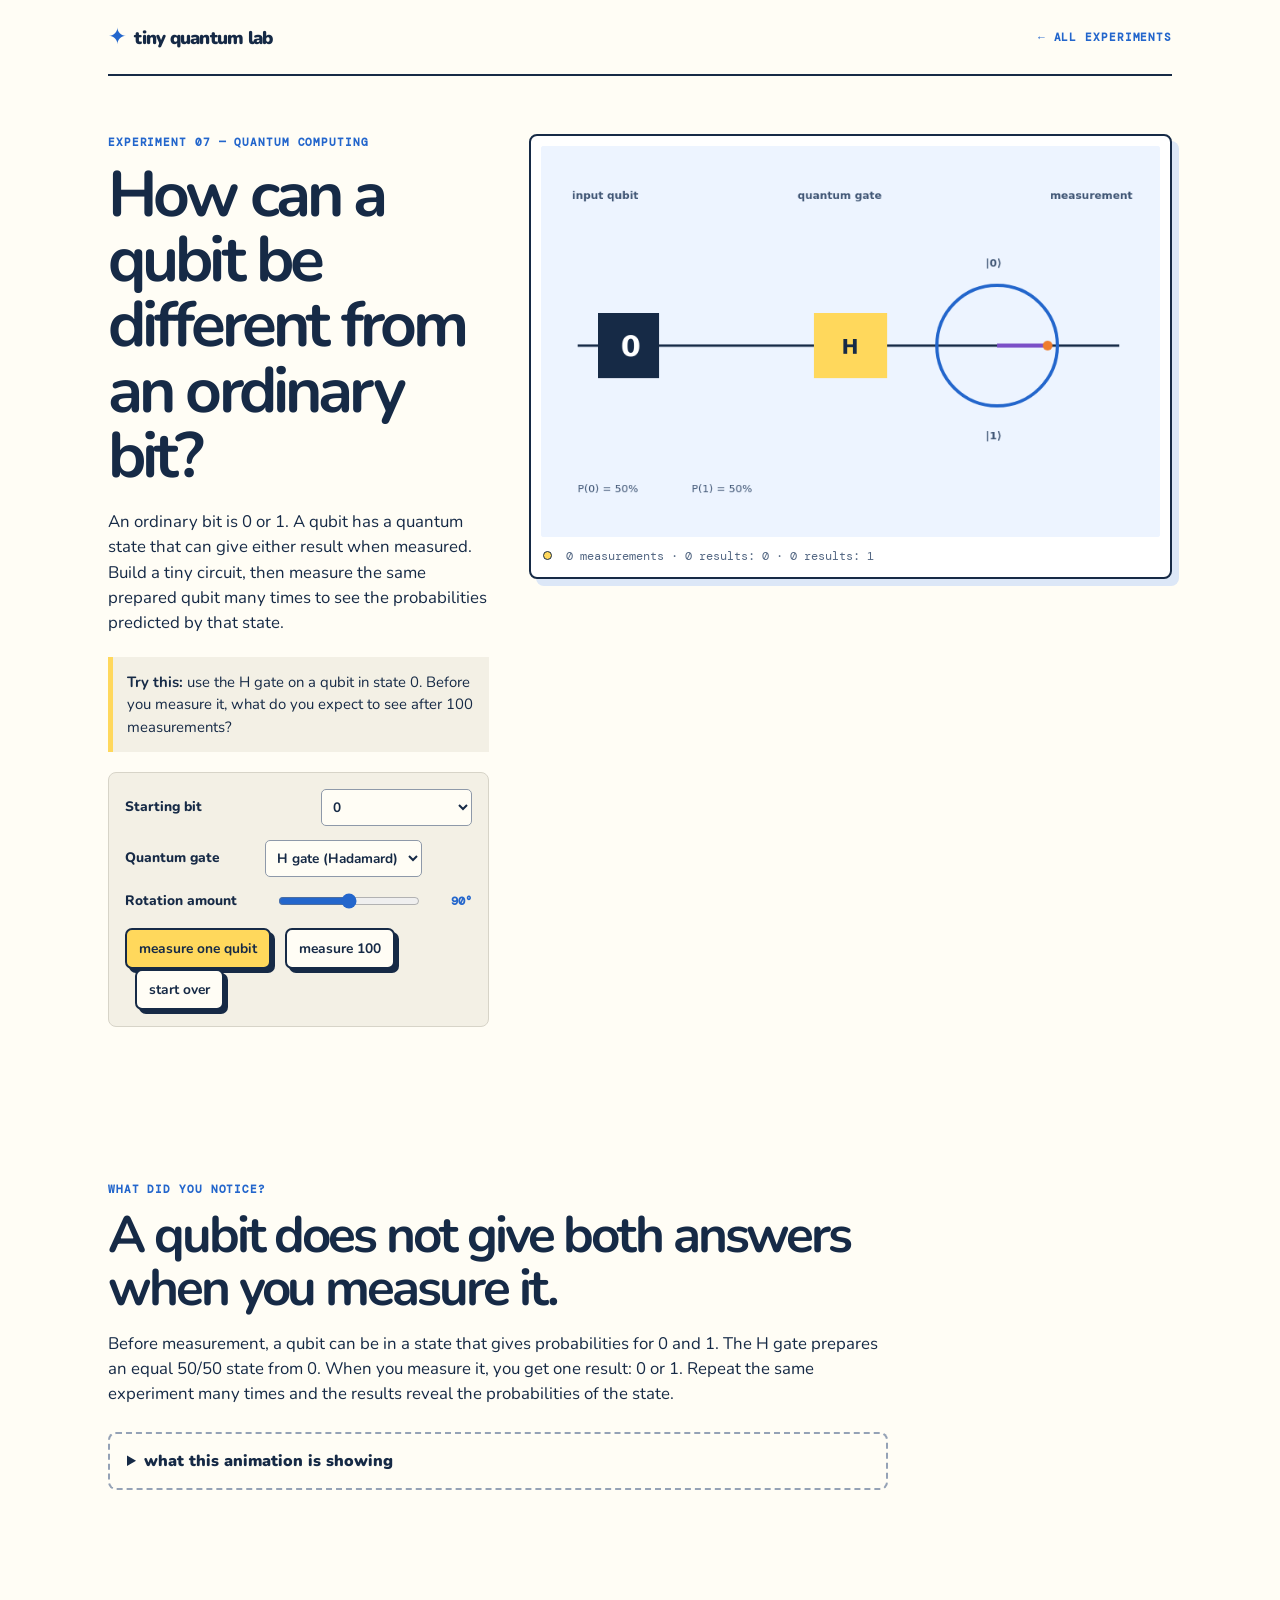
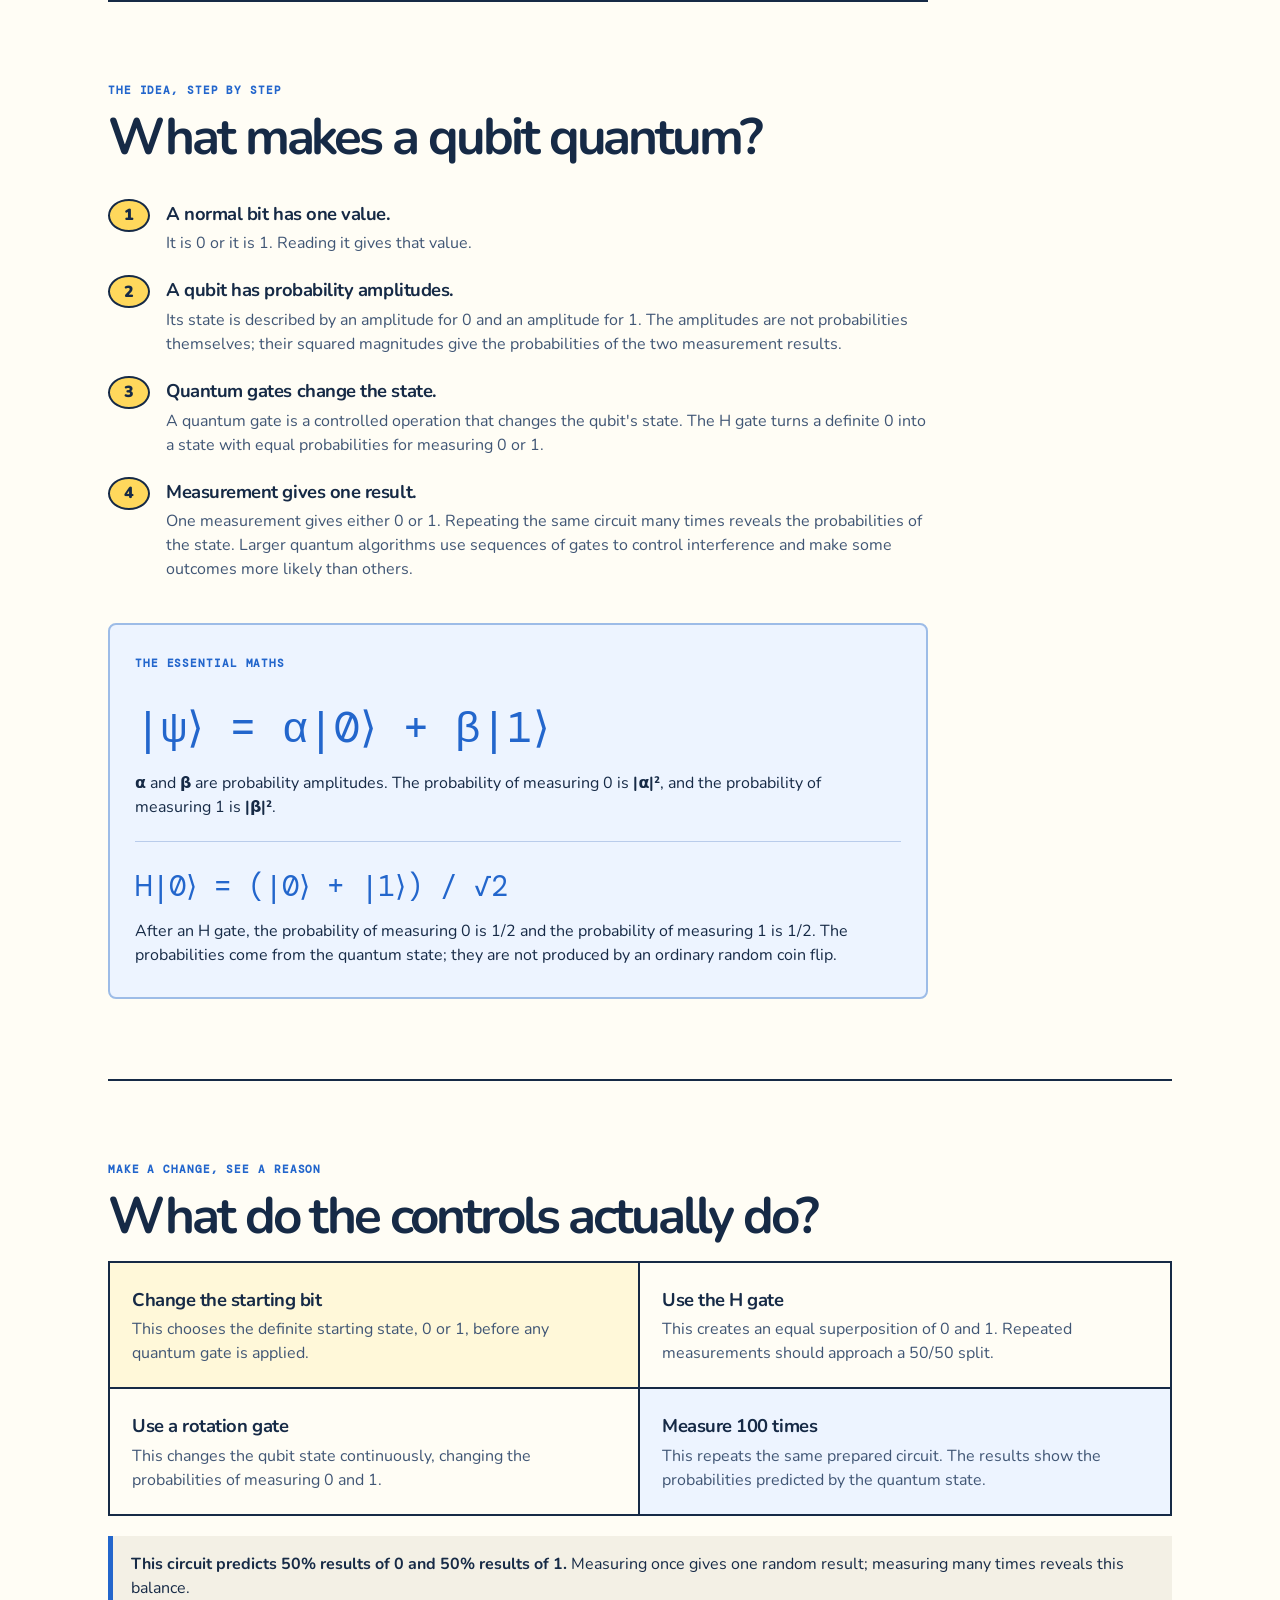
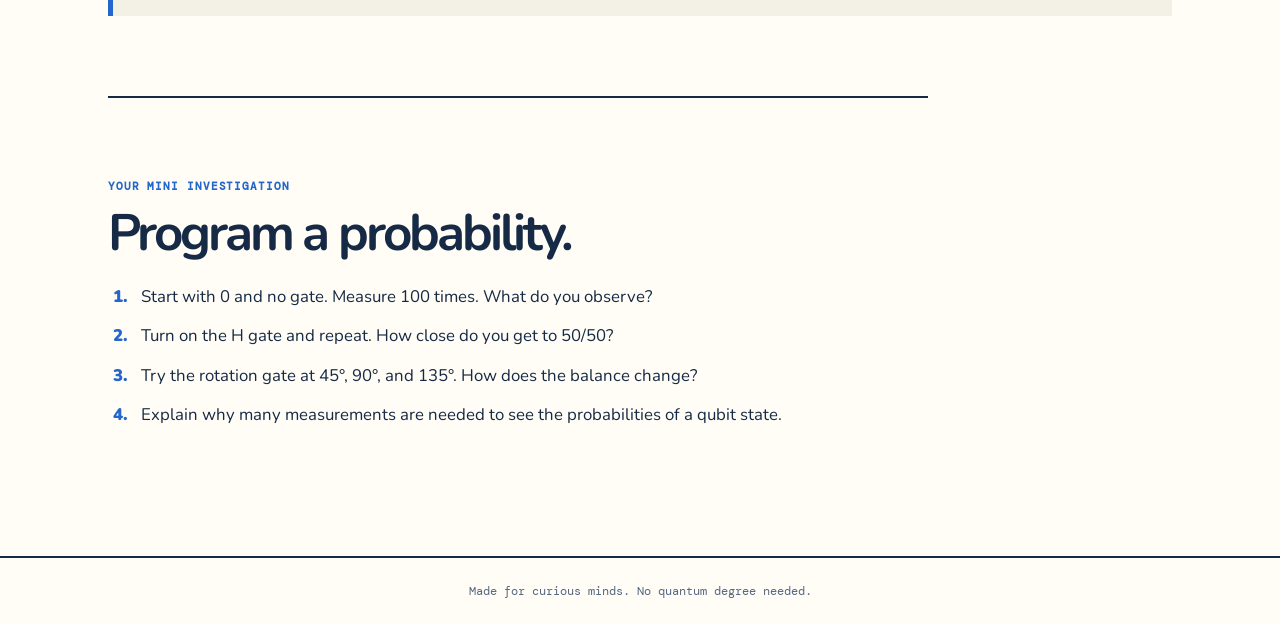
<file: quantum-computing.html>
<!doctype html>
<html lang="en">
<head>
  <meta charset="UTF-8">
  <meta name="viewport" content="width=device-width,initial-scale=1.0">
  <title>quantum computing — tiny quantum lab</title>
  <link rel="stylesheet" href="styles.css">
  <link rel="icon" type="image/png" href="favicon.png">
</head>
<body>

<main>

  <nav class="nav">
    <a class="brand" href="index.html">
      <span class="atom">✦</span> tiny quantum lab
    </a>
    <a class="nav-link" href="index.html">← all experiments</a>
  </nav>

  <section class="experiment-page">
    <div class="experiment-copy">

      <p class="eyebrow">Experiment 07 — Quantum computing</p>

      <h1>How can a qubit be different from an ordinary bit?</h1>

      <p>
        An ordinary bit is 0 or 1. A qubit has a quantum state that can give
        either result when measured. Build a tiny circuit, then measure the
        same prepared qubit many times to see the probabilities predicted by
        that state.
      </p>

      <div class="challenge">
        <strong>Try this:</strong> use the H gate on a qubit in state 0.
        Before you measure it, what do you expect to see after 100 measurements?
      </div>

      <div class="controls">

        <label>
          Starting bit
          <select id="input">
            <option value="0">0</option>
            <option value="1">1</option>
          </select>
        </label>

        <label>
          Quantum gate
          <select id="gate">
            <option value="none">no gate</option>
            <option value="h" selected>H gate (Hadamard)</option>
            <option value="rotate">rotation gate</option>
          </select>
        </label>

        <label>
          Rotation amount
          <input id="rotation" type="range" min="0" max="180" value="90">
          <output id="rotationValue">90°</output>
        </label>

        <div class="actions">
          <button id="measure" class="button">measure one qubit</button>
          <button id="many" class="button secondary">measure 100</button>
          <button id="reset" class="button secondary">start over</button>
        </div>

      </div>
    </div>

    <div class="lab">
      <canvas
        id="qubitSimulator"
        width="760"
        height="480"
        aria-label="Quantum computing qubit circuit simulation">
      </canvas>

      <div class="readout">
        <span class="status-dot"></span>
        <span id="runs">0</span> measurements ·
        <span id="zeros">0</span> results: 0 ·
        <span id="ones">0</span> results: 1
      </div>
    </div>
  </section>

  <section class="why">

    <p class="eyebrow">What did you notice?</p>

    <h2>A qubit does not give both answers when you measure it.</h2>

    <p>
      Before measurement, a qubit can be in a state that gives probabilities
      for 0 and 1. The H gate prepares an equal 50/50 state from 0.
      When you measure it, you get one result: 0 or 1. Repeat the same
      experiment many times and the results reveal the probabilities of
      the state.
    </p>

    <details>
      <summary>what this animation is showing</summary>

      <p>
        The circle is a simple view of a Bloch sphere: it shows the qubit
        state between the 0 and 1 states. This single-qubit model illustrates
        superposition and measurement. Real quantum computers use many qubits
        and can also use interference and entanglement.
      </p>
    </details>

  </section>

  <section class="lesson">

    <p class="eyebrow">The idea, step by step</p>

    <h2>What makes a qubit quantum?</h2>

    <ol class="story-steps">

      <li>
        <span class="step-number">1</span>
        <div>
          <h3>A normal bit has one value.</h3>
          <p>
            It is 0 or it is 1. Reading it gives that value.
          </p>
        </div>
      </li>

      <li>
        <span class="step-number">2</span>
        <div>
          <h3>A qubit has probability amplitudes.</h3>
          <p>
            Its state is described by an amplitude for 0 and an amplitude
            for 1. The amplitudes are not probabilities themselves;
            their squared magnitudes give the probabilities of the two
            measurement results.
          </p>
        </div>
      </li>

      <li>
        <span class="step-number">3</span>
        <div>
          <h3>Quantum gates change the state.</h3>
          <p>
            A quantum gate is a controlled operation that changes the
            qubit's state. The H gate turns a definite 0 into a state
            with equal probabilities for measuring 0 or 1.
          </p>
        </div>
      </li>

      <li>
        <span class="step-number">4</span>
        <div>
          <h3>Measurement gives one result.</h3>
          <p>
            One measurement gives either 0 or 1. Repeating the same circuit
            many times reveals the probabilities of the state. Larger
            quantum algorithms use sequences of gates to control interference
            and make some outcomes more likely than others.
          </p>
        </div>
      </li>

    </ol>

    <div class="equation-card">

      <p class="eyebrow">The essential maths</p>

      <div class="equation">
        |ψ⟩ = α|0⟩ + β|1⟩
      </div>

      <p>
        <strong>α</strong> and <strong>β</strong> are probability amplitudes.
        The probability of measuring 0 is <strong>|α|²</strong>, and the
        probability of measuring 1 is <strong>|β|²</strong>.
      </p>

      <div class="equation small-equation">
        H|0⟩ = (|0⟩ + |1⟩) / √2
      </div>

      <p>
        After an H gate, the probability of measuring 0 is 1/2 and the
        probability of measuring 1 is 1/2. The probabilities come from
        the quantum state; they are not produced by an ordinary random
        coin flip.
      </p>

    </div>

  </section>

  <section class="control-guide">

    <p class="eyebrow">Make a change, see a reason</p>

    <h2>What do the controls actually do?</h2>

    <div class="control-explanations">

      <article>
        <h3>Change the starting bit</h3>
        <p>
          This chooses the definite starting state, 0 or 1, before any
          quantum gate is applied.
        </p>
      </article>

      <article>
        <h3>Use the H gate</h3>
        <p>
          This creates an equal superposition of 0 and 1. Repeated
          measurements should approach a 50/50 split.
        </p>
      </article>

      <article>
        <h3>Use a rotation gate</h3>
        <p>
          This changes the qubit state continuously, changing the
          probabilities of measuring 0 and 1.
        </p>
      </article>

      <article>
        <h3>Measure 100 times</h3>
        <p>
          This repeats the same prepared circuit. The results show the
          probabilities predicted by the quantum state.
        </p>
      </article>

    </div>

    <div class="live-insight" id="qubitInsight">
    </div>

  </section>

  <section class="try-next">

    <p class="eyebrow">Your mini investigation</p>

    <h2>Program a probability.</h2>

    <ol>
      <li>
        Start with 0 and no gate. Measure 100 times. What do you observe?
      </li>

      <li>
        Turn on the H gate and repeat. How close do you get to 50/50?
      </li>

      <li>
        Try the rotation gate at 45°, 90°, and 135°. How does the balance change?
      </li>

      <li>
        Explain why many measurements are needed to see the probabilities
        of a qubit state.
      </li>
    </ol>

  </section>

</main>

<footer>
  Made for curious minds. No quantum degree needed.
</footer>

<script src="quantum-computing.js"></script>

</body>
</html>
</file>
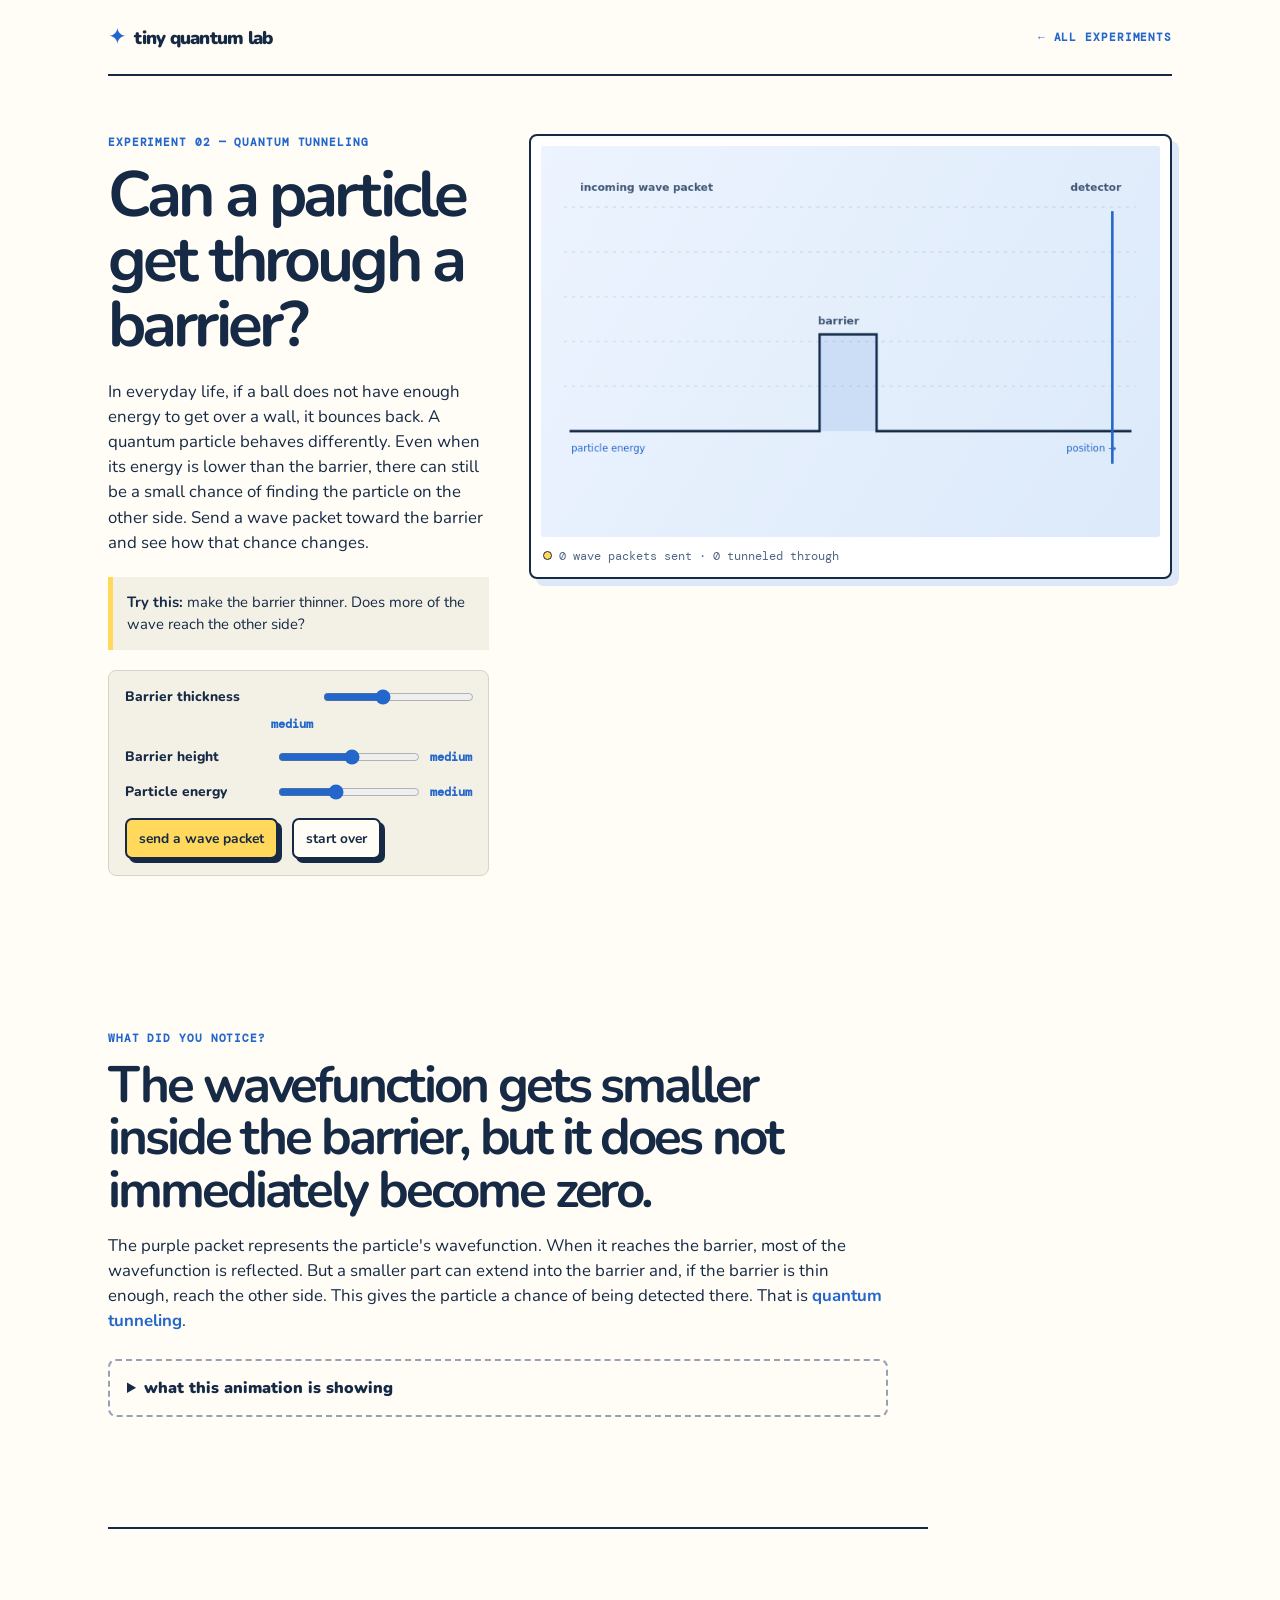
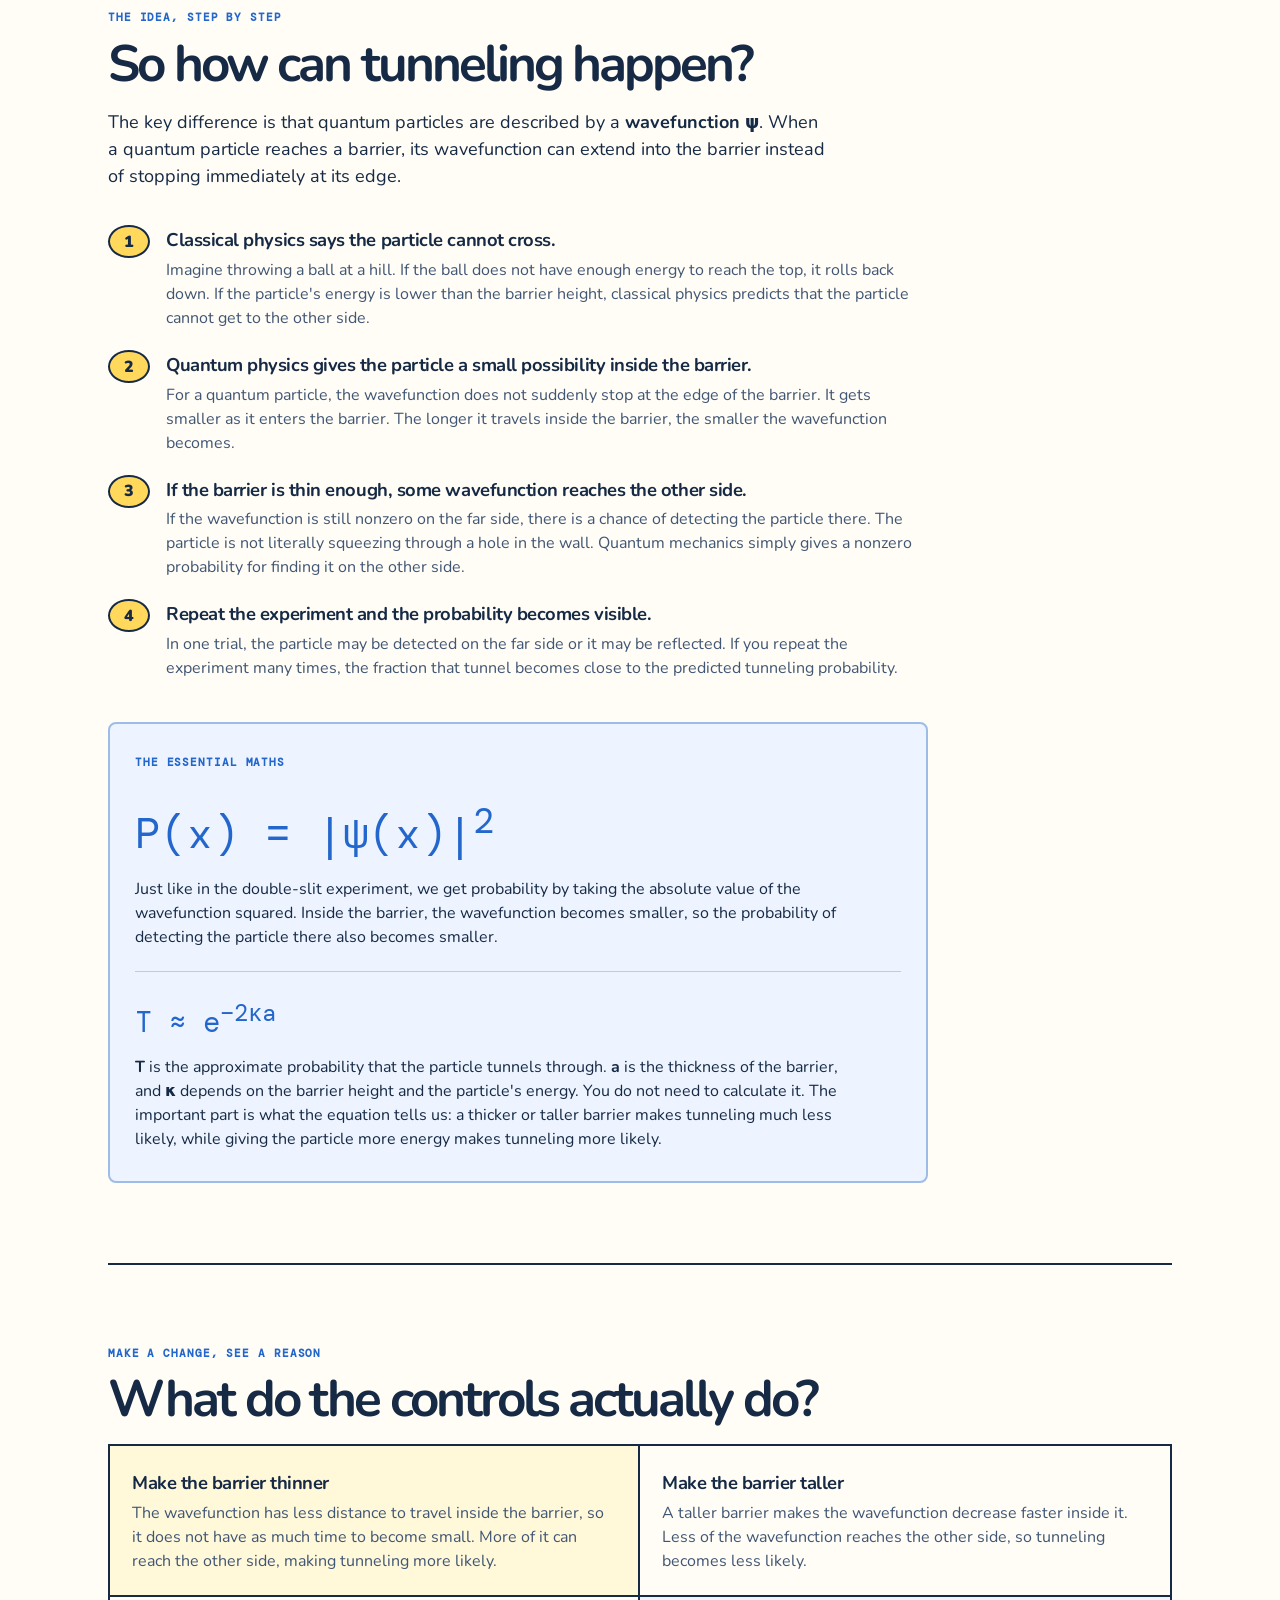
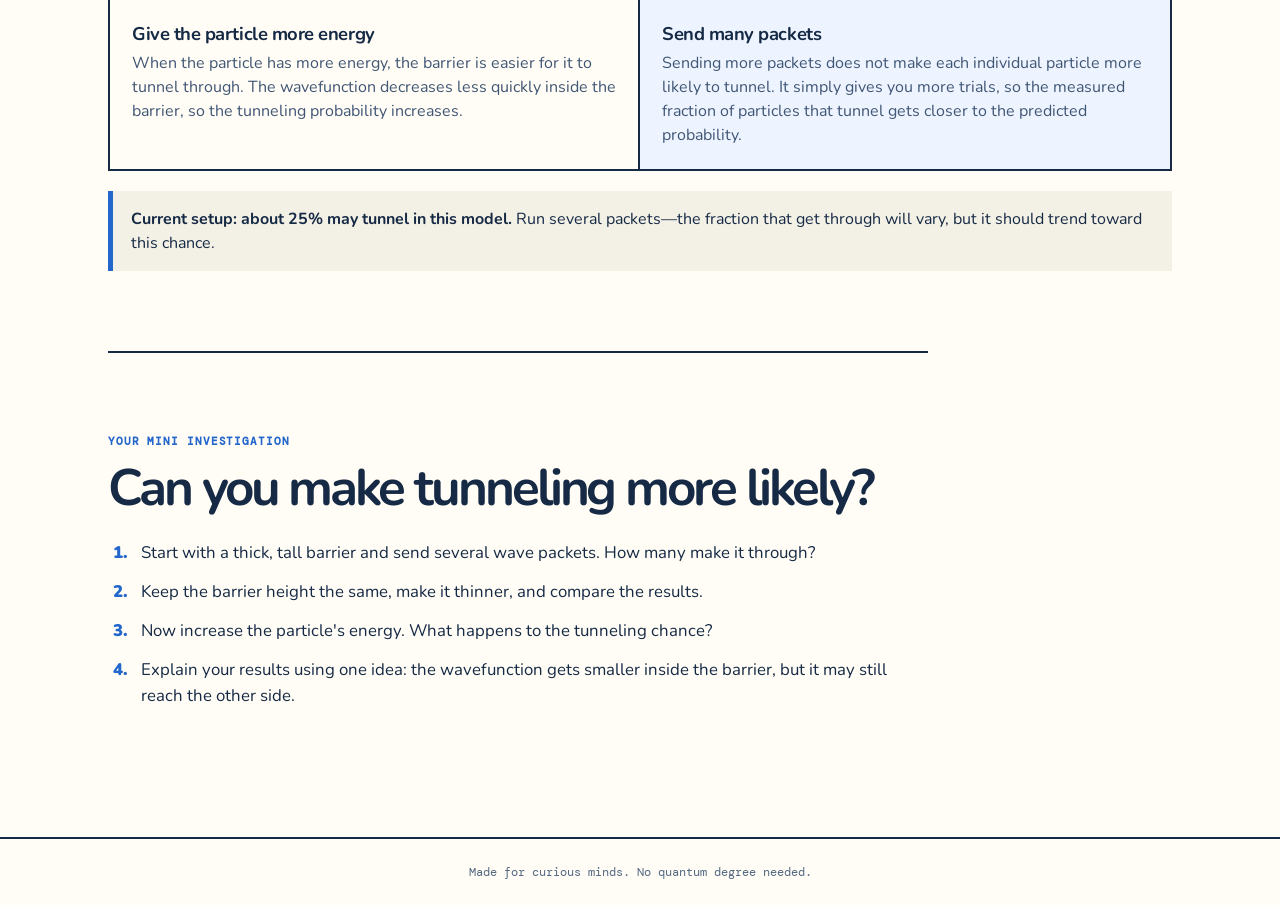
<file: tunneling.html>
<!doctype html>
<html lang="en">
  <head>
    <meta charset="UTF-8" />
    <meta name="viewport" content="width=device-width, initial-scale=1.0" />
    <meta name="description" content="Explore quantum tunneling with an interactive experiment." />
    <title>quantum tunneling — tiny quantum lab</title>
    <link rel="stylesheet" href="styles.css" />
    <link rel="icon" type="image/png" href="favicon.png">
  </head>
  <body>
    <main>
      <nav class="nav" aria-label="Primary navigation">
        <a class="brand" href="index.html"><span class="atom">✦</span> tiny quantum lab</a>
        <a class="nav-link" href="index.html">← all experiments</a>
      </nav>

      <section class="experiment-page" aria-labelledby="experiment-title">
        <div class="experiment-copy">
          <p class="eyebrow">Experiment 02 — Quantum tunneling</p>
          <h1>Can a particle get through a barrier?</h1>
          <p>In everyday life, if a ball does not have enough energy to get over a wall, it bounces back. A quantum particle behaves differently. Even when its energy is lower than the barrier, there can still be a small chance of finding the particle on the other side. Send a wave packet toward the barrier and see how that chance changes.</p>
          <div class="challenge"><strong>Try this:</strong> make the barrier thinner. Does more of the wave reach the other side?</div>
          <div class="controls" aria-label="Experiment controls">
            <label>
              Barrier thickness
              <input id="thickness" type="range" min="24" max="145" value="70" />
              <output id="thicknessValue">medium</output>
            </label>
            <label>
              Barrier height
              <input id="height" type="range" min="35" max="150" value="95" />
              <output id="heightValue">high</output>
            </label>
            <label>
              Particle energy
              <input id="energy" type="range" min="20" max="100" value="52" />
              <output id="energyValue">medium</output>
            </label>
            <div class="actions">
              <button id="launch" class="button" type="button">send a wave packet</button>
              <button id="reset" class="button secondary" type="button">start over</button>
            </div>
          </div>
        </div>

        <div class="lab">
          <canvas id="tunnelSimulator" width="760" height="480" aria-label="Animated quantum tunneling simulation"></canvas>
          <div class="readout"><span class="status-dot"></span><span id="attemptCount">0</span> wave packets sent · <span id="transmittedCount">0</span> tunneled through</div>
        </div>
      </section>

      <section class="why" aria-labelledby="why-title">
        <p class="eyebrow">What did you notice?</p>
        <h2>The wavefunction gets smaller inside the barrier, but it does not immediately become zero.</h2>
        <p>The purple packet represents the particle's wavefunction. When it reaches the barrier, most of the wavefunction is reflected. But a smaller part can extend into the barrier and, if the barrier is thin enough, reach the other side. This gives the particle a chance of being detected there. That is <strong>quantum tunneling</strong>.</p>
        <details>
          <summary>what this animation is showing</summary>
          <p>This is a simplified picture of a quantum wave packet, not a full numerical solution of Schrödinger's equation. The height of the wave represents the size of the probability amplitude. A larger amplitude means a larger probability of detecting the particle in that region. The orange marker represents a possible detection of the particle, not a tiny ball travelling along the wave.</p>
        </details>
      </section>

      <section class="lesson" aria-labelledby="lesson-title">
        <p class="eyebrow">The idea, step by step</p>
        <h2>So how can tunneling happen?</h2>
        <p class="lesson-intro">The key difference is that quantum particles are described by a <strong>wavefunction</strong> <strong>ψ</strong>. When a quantum particle reaches a barrier, its wavefunction can extend into the barrier instead of stopping immediately at its edge.</p>

        <ol class="story-steps">
          <li><span class="step-number">1</span><div><h3>Classical physics says the particle cannot cross.</h3><p>Imagine throwing a ball at a hill. If the ball does not have enough energy to reach the top, it rolls back down. If the particle's energy is lower than the barrier height, classical physics predicts that the particle cannot get to the other side.</p></div></li>
          <li><span class="step-number">2</span><div><h3>Quantum physics gives the particle a small possibility inside the barrier.</h3><p>For a quantum particle, the wavefunction does not suddenly stop at the edge of the barrier. It gets smaller as it enters the barrier. The longer it travels inside the barrier, the smaller the wavefunction becomes.</p></div></li>
          <li><span class="step-number">3</span><div><h3>If the barrier is thin enough, some wavefunction reaches the other side.</h3><p>If the wavefunction is still nonzero on the far side, there is a chance of detecting the particle there. The particle is not literally squeezing through a hole in the wall. Quantum mechanics simply gives a nonzero probability for finding it on the other side.</p></div></li>
          <li><span class="step-number">4</span><div><h3>Repeat the experiment and the probability becomes visible.</h3><p>In one trial, the particle may be detected on the far side or it may be reflected. If you repeat the experiment many times, the fraction that tunnel becomes close to the predicted tunneling probability.</p></div></li>
        </ol>

        <div class="equation-card">
          <p class="eyebrow">The essential maths</p>
          <div class="equation">P(x) = |ψ(x)|<sup>2</sup></div>
          <p>Just like in the double-slit experiment, we get probability by taking the absolute value of the wavefunction squared. Inside the barrier, the wavefunction becomes smaller, so the probability of detecting the particle there also becomes smaller.</p>
          <div class="equation small-equation">T ≈ e<sup>−2κa</sup></div>
          <p><strong>T</strong> is the approximate probability that the particle tunnels through. <strong>a</strong> is the thickness of the barrier, and <strong>κ</strong> depends on the barrier height and the particle's energy. You do not need to calculate it. The important part is what the equation tells us: a thicker or taller barrier makes tunneling much less likely, while giving the particle more energy makes tunneling more likely.</p>
        </div>
      </section>

      <section class="control-guide" aria-labelledby="controls-title">
        <p class="eyebrow">Make a change, see a reason</p>
        <h2>What do the controls actually do?</h2>
        <div class="control-explanations">
          <article><h3>Make the barrier thinner</h3><p>The wavefunction has less distance to travel inside the barrier, so it does not have as much time to become small. More of it can reach the other side, making tunneling more likely.</p></article>
          <article><h3>Make the barrier taller</h3><p>A taller barrier makes the wavefunction decrease faster inside it. Less of the wavefunction reaches the other side, so tunneling becomes less likely.</p></article>
          <article><h3>Give the particle more energy</h3><p>When the particle has more energy, the barrier is easier for it to tunnel through. The wavefunction decreases less quickly inside the barrier, so the tunneling probability increases.</p></article>
          <article><h3>Send many packets</h3><p>Sending more packets does not make each individual particle more likely to tunnel. It simply gives you more trials, so the measured fraction of particles that tunnel gets closer to the predicted probability.</p></article>
        </div>
        <div class="live-insight" id="tunnelInsight" aria-live="polite"></div>
      </section>

      <section class="try-next" aria-labelledby="try-title">
        <p class="eyebrow">Your mini investigation</p>
        <h2>Can you make tunneling more likely?</h2>
        <ol>
          <li>Start with a thick, tall barrier and send several wave packets. How many make it through?</li>
          <li>Keep the barrier height the same, make it thinner, and compare the results.</li>
          <li>Now increase the particle's energy. What happens to the tunneling chance?</li>
          <li>Explain your results using one idea: the wavefunction gets smaller inside the barrier, but it may still reach the other side.</li>
        </ol>
      </section>
    </main>
    <footer>Made for curious minds. No quantum degree needed.</footer>
    <script src="tunneling.js"></script>
  </body>
</html>
</file>
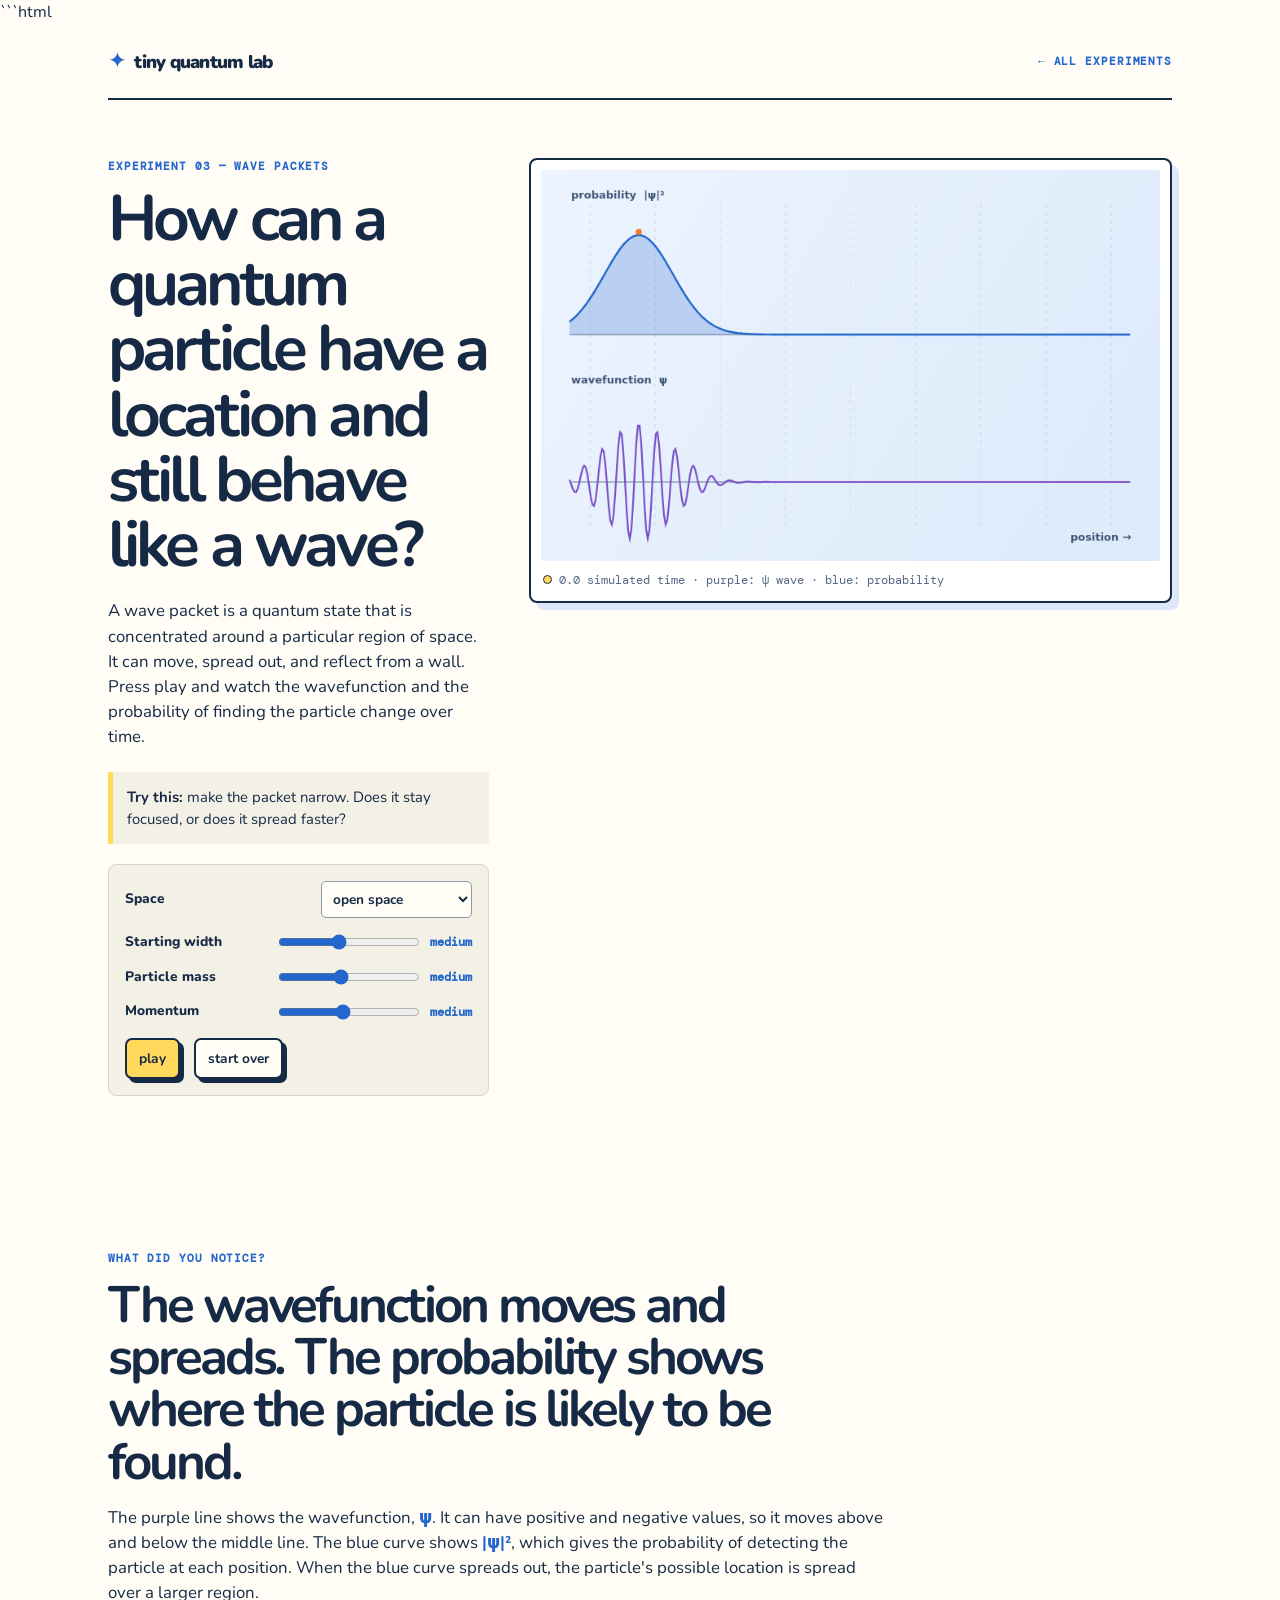
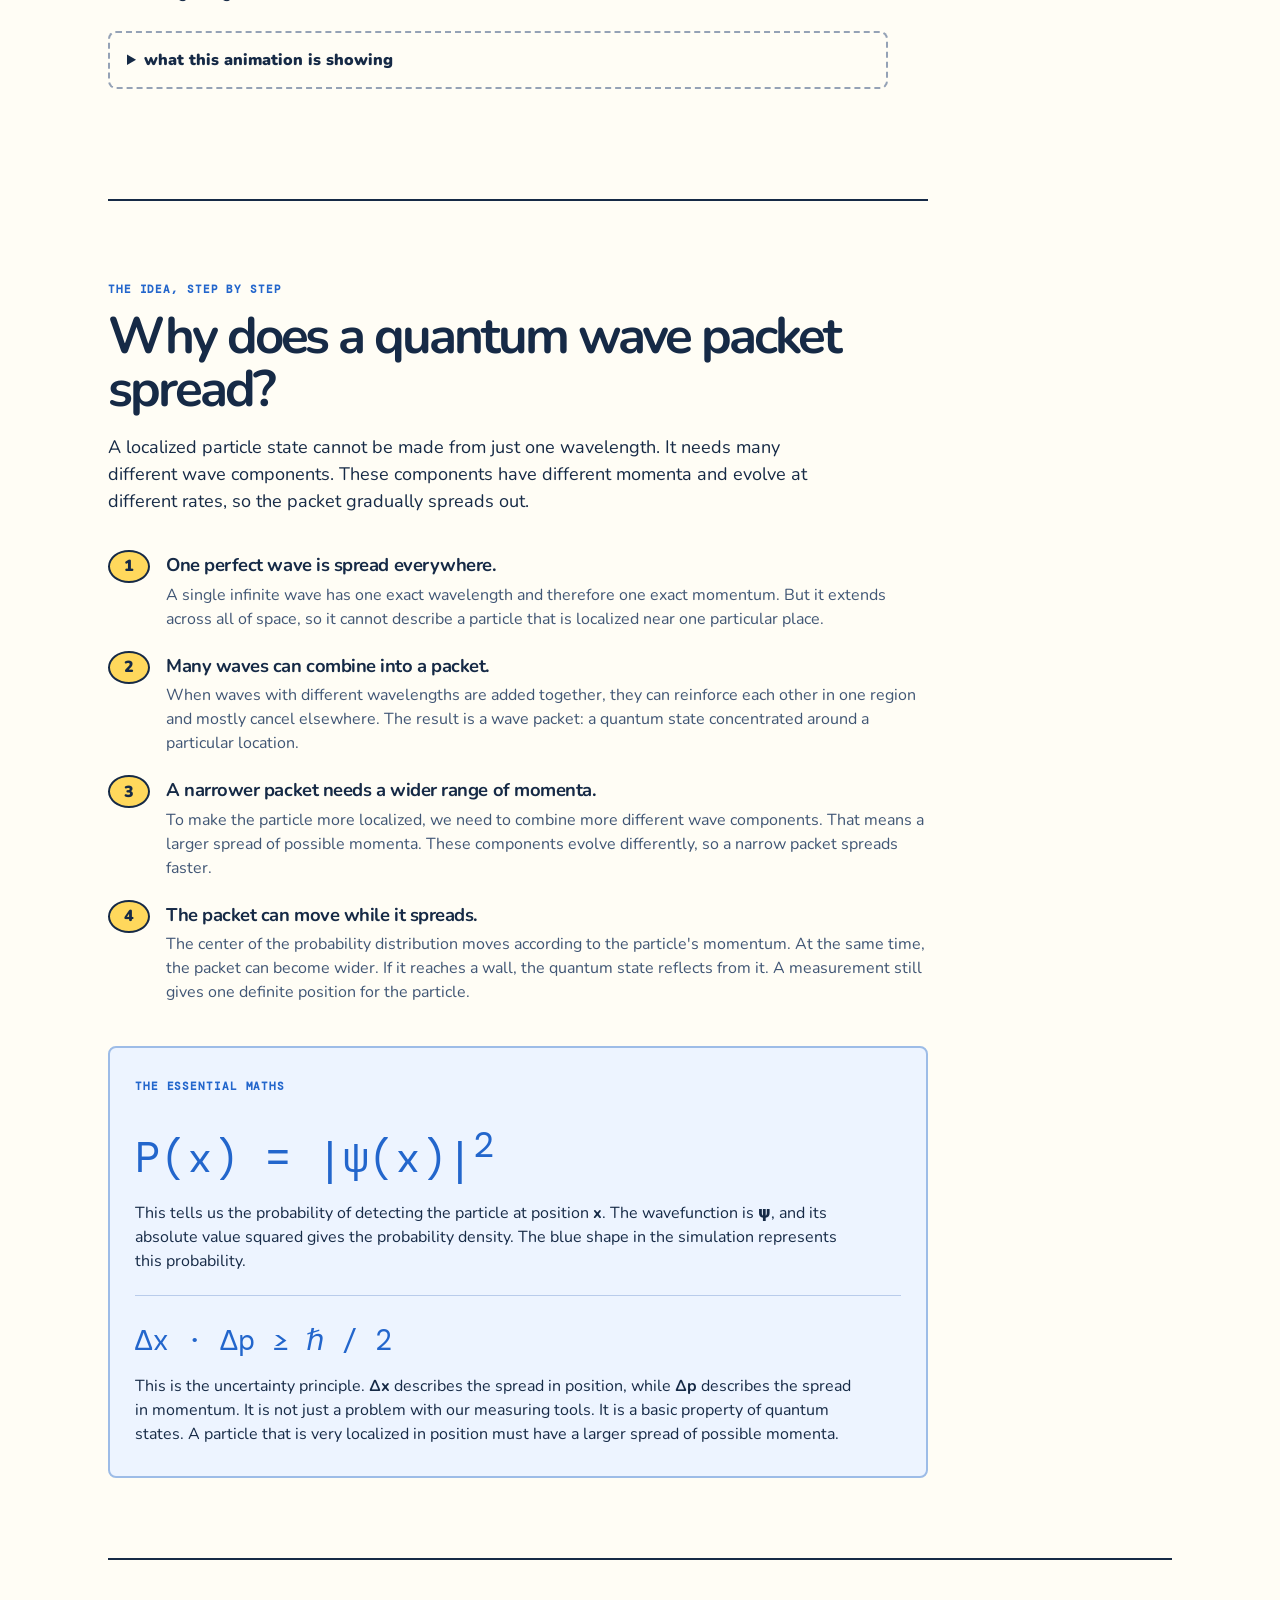
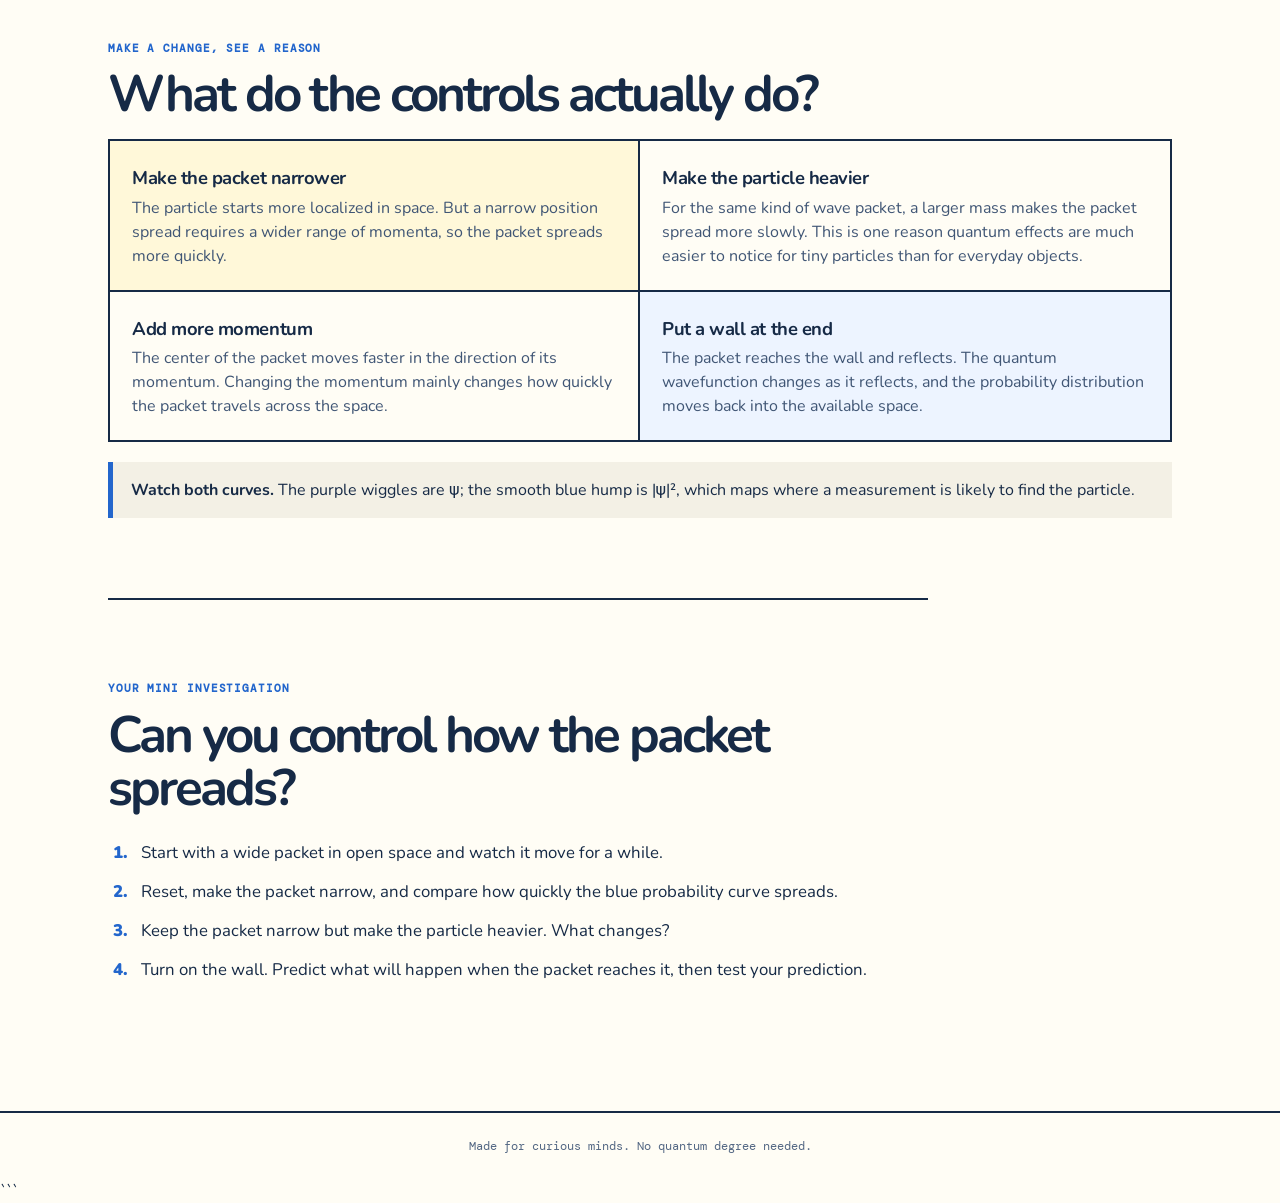
<file: wave-packets.html>
```html
<!doctype html>
<html lang="en">
  <head>
    <meta charset="UTF-8" />
    <meta name="viewport" content="width=device-width, initial-scale=1.0" />
    <meta name="description" content="Explore moving and spreading quantum wave packets." />
    <title>wave packets — tiny quantum lab</title>
    <link rel="stylesheet" href="styles.css" />
    <link rel="icon" type="image/png" href="favicon.png">
  </head>
  <body>
    <main>
      <nav class="nav" aria-label="Primary navigation">
        <a class="brand" href="index.html"><span class="atom">✦</span> tiny quantum lab</a>
        <a class="nav-link" href="index.html">← all experiments</a>
      </nav>

      <section class="experiment-page" aria-labelledby="experiment-title">
        <div class="experiment-copy">
          <p class="eyebrow">Experiment 03 — Wave packets</p>
          <h1>How can a quantum particle have a location and still behave like a wave?</h1>
          <p>A wave packet is a quantum state that is concentrated around a particular region of space. It can move, spread out, and reflect from a wall. Press play and watch the wavefunction and the probability of finding the particle change over time.</p>
          <div class="challenge"><strong>Try this:</strong> make the packet narrow. Does it stay focused, or does it spread faster?</div>
          <div class="controls" aria-label="Experiment controls">
            <label>
              Space
              <select id="spaceMode"><option value="free">open space</option><option value="wall">wall at the end</option></select>
            </label>
            <label>
              Starting width
              <input id="width" type="range" min="18" max="75" value="42" />
              <output id="widthValue">medium</output>
            </label>
            <label>
              Particle mass
              <input id="mass" type="range" min="20" max="100" value="55" />
              <output id="massValue">medium</output>
            </label>
            <label>
              Momentum
              <input id="momentum" type="range" min="20" max="100" value="56" />
              <output id="momentumValue">medium</output>
            </label>
            <div class="actions">
              <button id="toggle" class="button" type="button">play</button>
              <button id="reset" class="button secondary" type="button">start over</button>
            </div>
          </div>
        </div>

        <div class="lab">
          <canvas id="packetSimulator" width="760" height="480" aria-label="Animated quantum wave packet simulation"></canvas>
          <div class="readout"><span class="status-dot"></span><span id="timeReadout">0.0</span> simulated time · purple: ψ wave · blue: probability</div>
        </div>
      </section>

      <section class="why" aria-labelledby="why-title">
        <p class="eyebrow">What did you notice?</p>
        <h2>The wavefunction moves and spreads. The probability shows where the particle is likely to be found.</h2>
        <p>The purple line shows the wavefunction, <strong>ψ</strong>. It can have positive and negative values, so it moves above and below the middle line. The blue curve shows <strong>|ψ|²</strong>, which gives the probability of detecting the particle at each position. When the blue curve spreads out, the particle's possible location is spread over a larger region.</p>
        <details>
          <summary>what this animation is showing</summary>
          <p>This is a simplified model of a Gaussian quantum wave packet. It shows the main ideas: the packet can move, spread out, and reflect from a wall. It is meant to help you understand the physics, not to reproduce every detail of a real quantum calculation.</p>
        </details>
      </section>

      <section class="lesson" aria-labelledby="lesson-title">
        <p class="eyebrow">The idea, step by step</p>
        <h2>Why does a quantum wave packet spread?</h2>
        <p class="lesson-intro">A localized particle state cannot be made from just one wavelength. It needs many different wave components. These components have different momenta and evolve at different rates, so the packet gradually spreads out.</p>
        <ol class="story-steps">
          <li><span class="step-number">1</span><div><h3>One perfect wave is spread everywhere.</h3><p>A single infinite wave has one exact wavelength and therefore one exact momentum. But it extends across all of space, so it cannot describe a particle that is localized near one particular place.</p></div></li>
          <li><span class="step-number">2</span><div><h3>Many waves can combine into a packet.</h3><p>When waves with different wavelengths are added together, they can reinforce each other in one region and mostly cancel elsewhere. The result is a wave packet: a quantum state concentrated around a particular location.</p></div></li>
          <li><span class="step-number">3</span><div><h3>A narrower packet needs a wider range of momenta.</h3><p>To make the particle more localized, we need to combine more different wave components. That means a larger spread of possible momenta. These components evolve differently, so a narrow packet spreads faster.</p></div></li>
          <li><span class="step-number">4</span><div><h3>The packet can move while it spreads.</h3><p>The center of the probability distribution moves according to the particle's momentum. At the same time, the packet can become wider. If it reaches a wall, the quantum state reflects from it. A measurement still gives one definite position for the particle.</p></div></li>
        </ol>
        <div class="equation-card">
          <p class="eyebrow">The essential maths</p>
          <div class="equation">P(x) = |ψ(x)|<sup>2</sup></div>
          <p>This tells us the probability of detecting the particle at position <strong>x</strong>. The wavefunction is <strong>ψ</strong>, and its absolute value squared gives the probability density. The blue shape in the simulation represents this probability.</p>
          <div class="equation small-equation">Δx · Δp ≥ ℏ / 2</div>
          <p>This is the uncertainty principle. <strong>Δx</strong> describes the spread in position, while <strong>Δp</strong> describes the spread in momentum. It is not just a problem with our measuring tools. It is a basic property of quantum states. A particle that is very localized in position must have a larger spread of possible momenta.</p>
        </div>
      </section>

      <section class="control-guide" aria-labelledby="controls-title">
        <p class="eyebrow">Make a change, see a reason</p>
        <h2>What do the controls actually do?</h2>
        <div class="control-explanations">
          <article><h3>Make the packet narrower</h3><p>The particle starts more localized in space. But a narrow position spread requires a wider range of momenta, so the packet spreads more quickly.</p></article>
          <article><h3>Make the particle heavier</h3><p>For the same kind of wave packet, a larger mass makes the packet spread more slowly. This is one reason quantum effects are much easier to notice for tiny particles than for everyday objects.</p></article>
          <article><h3>Add more momentum</h3><p>The center of the packet moves faster in the direction of its momentum. Changing the momentum mainly changes how quickly the packet travels across the space.</p></article>
          <article><h3>Put a wall at the end</h3><p>The packet reaches the wall and reflects. The quantum wavefunction changes as it reflects, and the probability distribution moves back into the available space.</p></article>
        </div>
        <div class="live-insight" id="packetInsight" aria-live="polite"></div>
      </section>

      <section class="try-next" aria-labelledby="try-title">
        <p class="eyebrow">Your mini investigation</p>
        <h2>Can you control how the packet spreads?</h2>
        <ol>
          <li>Start with a wide packet in open space and watch it move for a while.</li>
          <li>Reset, make the packet narrow, and compare how quickly the blue probability curve spreads.</li>
          <li>Keep the packet narrow but make the particle heavier. What changes?</li>
          <li>Turn on the wall. Predict what will happen when the packet reaches it, then test your prediction.</li>
        </ol>
      </section>
    </main>
    <footer>Made for curious minds. No quantum degree needed.</footer>
    <script src="wave-packets.js"></script>
  </body>
</html>
```
</file>
<file: styles.css>
@import url('https://fonts.googleapis.com/css2?family=DM+Mono&family=Nunito:wght@500;700;800;900&display=swap');

:root { --paper:#fffdf5; --ink:#162a46; --blue:#2366cc; --line:#d7d4c8; --sun:#ffd85c; --soft:#f3f0e5; }
* { box-sizing:border-box; }
html { scroll-behavior:smooth; }
body { margin:0; color:var(--ink); background:var(--paper); font-family:Nunito,ui-rounded,system-ui,sans-serif; line-height:1.5; }
main { max-width:1120px; margin:auto; padding:0 28px; }
.nav { min-height:76px; display:flex; justify-content:space-between; align-items:center; border-bottom:2px solid var(--ink); }.brand { font-size:1.15rem; font-weight:900; letter-spacing:-.04em; text-decoration:none; color:var(--ink); }.atom { color:var(--blue); font-size:1.4rem; margin-right:4px; }.nav-link,.eyebrow { font-family:"DM Mono",monospace; text-transform:uppercase; letter-spacing:.08em; font-size:.7rem; font-weight:700; }.nav-link { color:var(--blue); text-decoration:none; }
.hero { max-width:760px; padding:92px 0 105px; }.eyebrow { color:var(--blue); margin:0 0 12px; }.hero h1,.experiment h2,.why h2 { letter-spacing:-.06em; line-height:1.02; margin:0; }.hero h1 { font-size:clamp(3.15rem,7vw,6rem); }.intro { max-width:615px; font-size:1.2rem; margin:23px 0 8px; }
.button { margin-top:16px; padding:12px 18px; border:2px solid var(--ink); background:var(--sun); color:var(--ink); border-radius:7px; box-shadow:4px 4px 0 var(--ink); font:700 1rem Nunito,sans-serif; cursor:pointer; text-decoration:none; display:inline-block; }.button:hover { transform:translate(2px,2px); box-shadow:2px 2px 0 var(--ink); }.button:active { transform:translate(4px,4px); box-shadow:none; }.secondary { background:var(--paper); margin-left:10px; }
.experiment { display:grid; grid-template-columns:.9fr 1.35fr; gap:42px; align-items:center; padding:52px 0; border-top:2px solid var(--ink); border-bottom:2px solid var(--ink); }.experiment h2,.why h2 { font-size:clamp(2.3rem,4vw,3.8rem); }.experiment-copy>p:not(.eyebrow),.why>p:not(.eyebrow) { font-size:1.05rem; }
.controls { background:var(--soft); border:1px solid var(--line); border-radius:8px; padding:16px; display:grid; gap:14px; margin-top:24px; }.controls label { display:grid; grid-template-columns:1.25fr 1.25fr .4fr; gap:8px; align-items:center; font-size:.86rem; font-weight:800; } input { width:100%; accent-color:var(--blue); } output { font-family:"DM Mono",monospace; color:var(--blue); text-align:right; font-size:.75rem; }.actions { padding-top:2px; }.actions .button { font-size:.86rem; padding:9px 12px; margin-top:0; }
.lab { padding:10px; border:2px solid var(--ink); border-radius:8px; background:#fff; box-shadow:7px 7px 0 #dce7f7; }.lab canvas { display:block; width:100%; height:auto; border-radius:3px; background:#edf4ff; }.readout { padding:10px 2px 2px; font-family:"DM Mono",monospace; font-size:.75rem; color:#536783; }.status-dot { display:inline-block; width:9px; height:9px; margin-right:7px; background:var(--sun); border:1px solid var(--ink); border-radius:50%; }
.why { max-width:780px; padding:90px 0 110px; }.why strong { color:var(--blue); }.why details { margin-top:26px; padding:15px 17px; border:2px dashed #95a2b6; border-radius:8px; }.why summary { cursor:pointer; font-weight:900; }.why details p { margin-bottom:0; color:#405675; } footer { border-top:2px solid var(--ink); text-align:center; padding:24px; font-family:"DM Mono",monospace; color:#536783; font-size:.75rem; }
 .home-note { max-width:710px; padding:52px 0; border-top:2px solid var(--ink); }.home-note h2,.experiment-list h2 { font-size:clamp(2rem,4vw,3.4rem); line-height:1.03; letter-spacing:-.05em; margin:0 0 13px; }.home-note p:not(.eyebrow) { margin:0; font-size:1.08rem; }
.experiment-list { padding:70px 0 110px; }.experiment-list h2 { margin-bottom:28px; }.experiment-card { display:grid; grid-template-columns:65px 1fr 1.6fr 28px; gap:16px; align-items:center; border-top:2px solid var(--ink); padding:22px 8px; color:var(--ink); text-decoration:none; }.experiment-card:last-child { border-bottom:2px solid var(--ink); }.experiment-number,.soon { font:700 .74rem "DM Mono",monospace; color:var(--blue); }.experiment-name { font-size:1.35rem; font-weight:900; letter-spacing:-.04em; }.experiment-description { font-size:.93rem; }.arrow { color:var(--blue); font-size:1.5rem; }.available:hover { background:var(--sun); }.coming-soon { opacity:.55; }.soon { text-align:right; text-transform:uppercase; font-size:.62rem; }
.experiment-page { display:grid; grid-template-columns:.8fr 1.35fr; gap:40px; padding:58px 0 64px; align-items:start; }.experiment-page h1 { font-size:clamp(2.7rem,5vw,4.6rem); letter-spacing:-.06em; line-height:1.02; margin:0 0 20px; }.challenge { margin-top:22px; padding:14px; border-left:5px solid var(--sun); background:var(--soft); font-size:.93rem; }.experiment-page .controls { margin-top:20px; }.experiment-page .controls label { grid-template-columns:1.25fr 1.25fr .4fr; }.experiment-page .controls label:first-child { grid-template-columns:1.25fr 1fr; }.experiment-page select { padding:7px; color:var(--ink); background:var(--paper); border:1px solid #8e99a9; border-radius:5px; font:700 .85rem Nunito,sans-serif; }
.lesson,.control-guide,.try-next { max-width:820px; padding:80px 0 0; border-top:2px solid var(--ink); }.lesson h2,.control-guide h2,.try-next h2 { margin:0 0 18px; font-size:clamp(2.35rem,4vw,3.7rem); letter-spacing:-.06em; line-height:1.03; }.lesson-intro { font-size:1.13rem; max-width:720px; }.story-steps { margin:35px 0; padding:0; list-style:none; display:grid; gap:20px; }.story-steps li { display:grid; grid-template-columns:42px 1fr; gap:16px; }.step-number { display:grid; place-items:center; height:33px; border:2px solid var(--ink); border-radius:50%; background:var(--sun); font-weight:900; }.story-steps h3,.control-explanations h3 { margin:1px 0 4px; font-size:1.15rem; letter-spacing:-.025em; }.story-steps p,.control-explanations p { margin:0; color:#405675; }
.equation-card { margin-top:42px; padding:25px; background:#edf4ff; border:2px solid #9dbce7; border-radius:8px; }.equation-card .eyebrow { margin-bottom:10px; }.equation { font-family:"DM Mono",monospace; font-size:clamp(1.7rem,4vw,2.7rem); color:var(--blue); padding:13px 0 6px; }.small-equation { font-size:clamp(1.25rem,3vw,1.8rem); border-top:1px solid #b9cceb; margin-top:22px; padding-top:23px; }.equation-card p { max-width:730px; margin:5px 0; }
.control-guide { max-width:none; margin-top:80px; padding-bottom:0; }.control-explanations { display:grid; grid-template-columns:repeat(2,minmax(0,1fr)); border:2px solid var(--ink); border-bottom:0; }.control-explanations article { padding:22px; border-bottom:2px solid var(--ink); }.control-explanations article:nth-child(odd) { border-right:2px solid var(--ink); }.control-explanations article:nth-child(1) { background:#fff8d9; }.control-explanations article:nth-child(4) { background:#edf4ff; }.live-insight { margin-top:20px; padding:16px 18px; border-left:5px solid var(--blue); background:var(--soft); font-size:1rem; }.try-next { margin-top:80px; padding-bottom:105px; }.try-next ol { padding-left:25px; font-size:1.05rem; }.try-next li { padding:7px 0 7px 8px; }.try-next li::marker { color:var(--blue); font-weight:900; }
.learning-map,.field-notebook,.glossary,.real-world { padding:82px 0 0; border-top:2px solid var(--ink); }.learning-map h2,.field-notebook h2,.glossary h2,.real-world h2 { max-width:760px; margin:0 0 25px; font-size:clamp(2.25rem,4vw,3.6rem); letter-spacing:-.06em; line-height:1.04; }.theme-grid,.world-grid { display:grid; grid-template-columns:repeat(3,1fr); gap:14px; }.theme-grid article,.world-grid article { border:2px solid var(--ink); border-radius:8px; padding:20px; background:#fff; }.theme-grid article:nth-child(2),.world-grid article:nth-child(1) { background:#fff8d9; }.theme-grid article:nth-child(3),.world-grid article:nth-child(4) { background:#edf4ff; }.theme-grid span { font:700 .7rem "DM Mono",monospace; color:var(--blue); }.theme-grid h3,.world-grid h3 { margin:7px 0 5px; letter-spacing:-.03em; }.theme-grid p,.world-grid p { margin:0; color:#405675; font-size:.93rem; }.field-notebook { max-width:none; margin-top:82px; }.notebook-steps { display:grid; grid-template-columns:repeat(3,1fr); border:2px solid var(--ink); }.notebook-steps p { margin:0; padding:19px; border-right:2px solid var(--ink); color:#405675; }.notebook-steps p:last-child { border:0; }.notebook-steps strong { color:var(--ink); }.glossary { max-width:none; margin-top:82px; }.glossary dl { display:grid; grid-template-columns:repeat(3,1fr); gap:0; border:2px solid var(--ink); }.glossary dl div { padding:16px; border-right:1px solid var(--ink); border-bottom:1px solid var(--ink); }.glossary dt { font-weight:900; }.glossary dd { margin:4px 0 0; color:#405675; font-size:.88rem; }.real-world { margin-top:82px; padding-bottom:105px; }.world-grid { grid-template-columns:repeat(4,1fr); }
@media (max-width:800px) { main { padding:0 18px; }.nav-link { display:none; }.hero { padding:70px 0 80px; }.experiment,.experiment-page { grid-template-columns:1fr; gap:30px; }.experiment-page { padding:45px 0; }.controls label { grid-template-columns:1.25fr 1.25fr .4fr; }.experiment-card { grid-template-columns:42px 1fr 25px; gap:9px; }.experiment-description { grid-column:2 / 4; }.soon { grid-column:2; text-align:left; }.why { padding:75px 0; }.lesson,.control-guide,.try-next { padding-top:62px; }.control-explanations,.theme-grid,.world-grid,.notebook-steps,.glossary dl { grid-template-columns:1fr; }.control-explanations article:nth-child(odd),.notebook-steps p { border-right:0; }.notebook-steps p { border-bottom:2px solid var(--ink); }.notebook-steps p:last-child { border-bottom:0; }.glossary dl div { border-right:0; }.equation-card { padding:19px; } }
</file>
